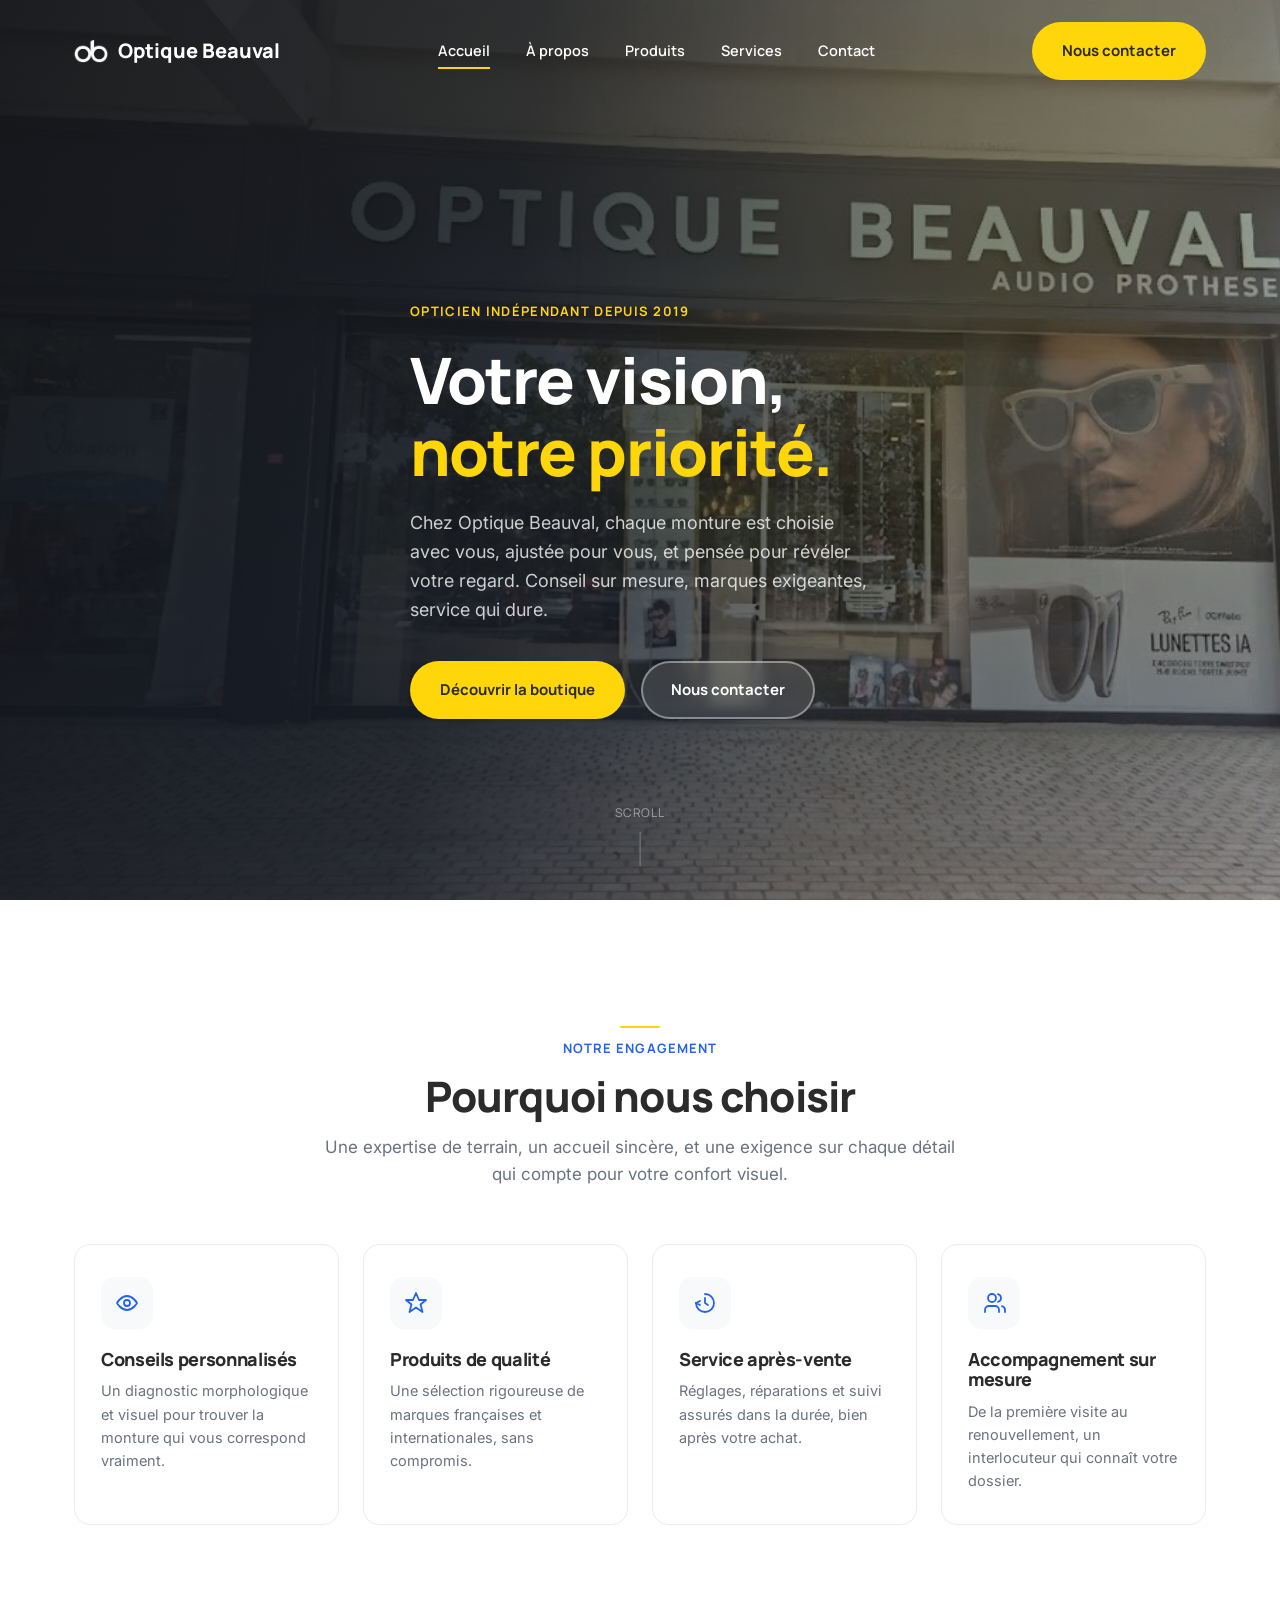
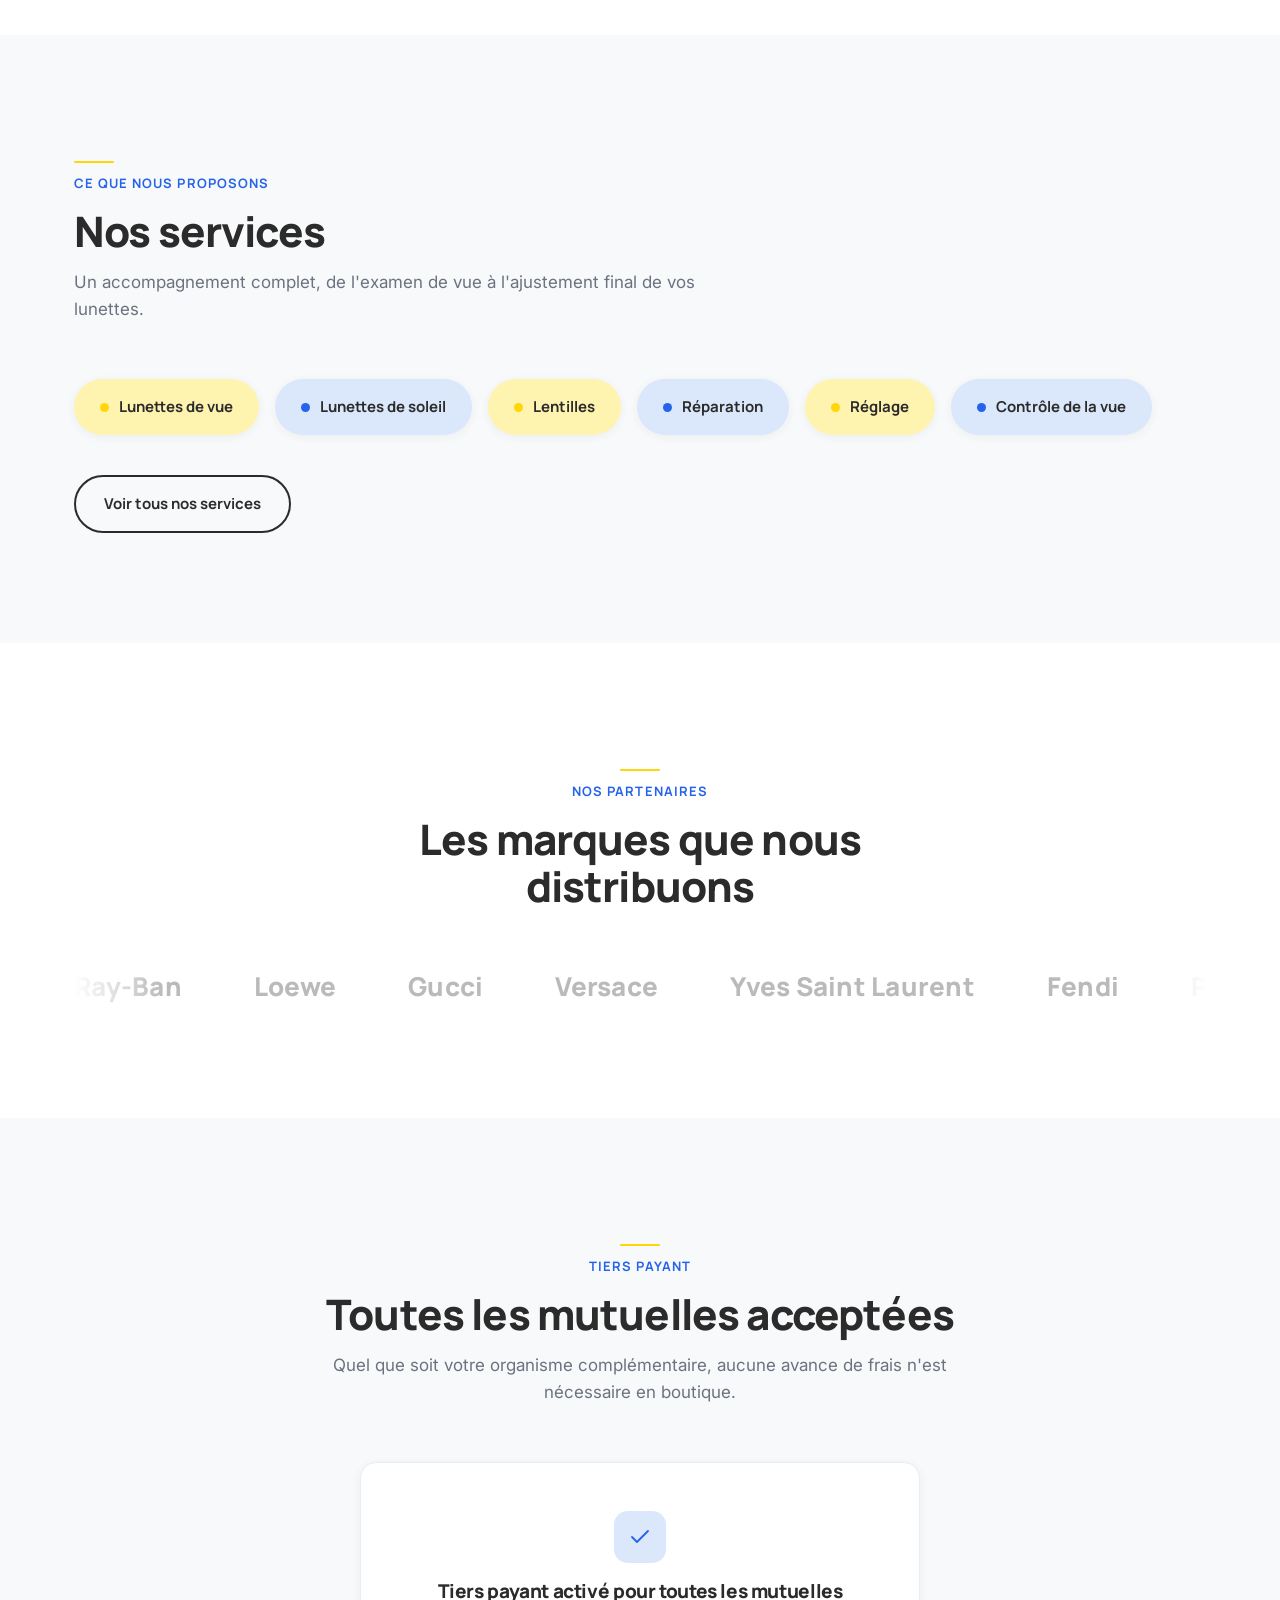
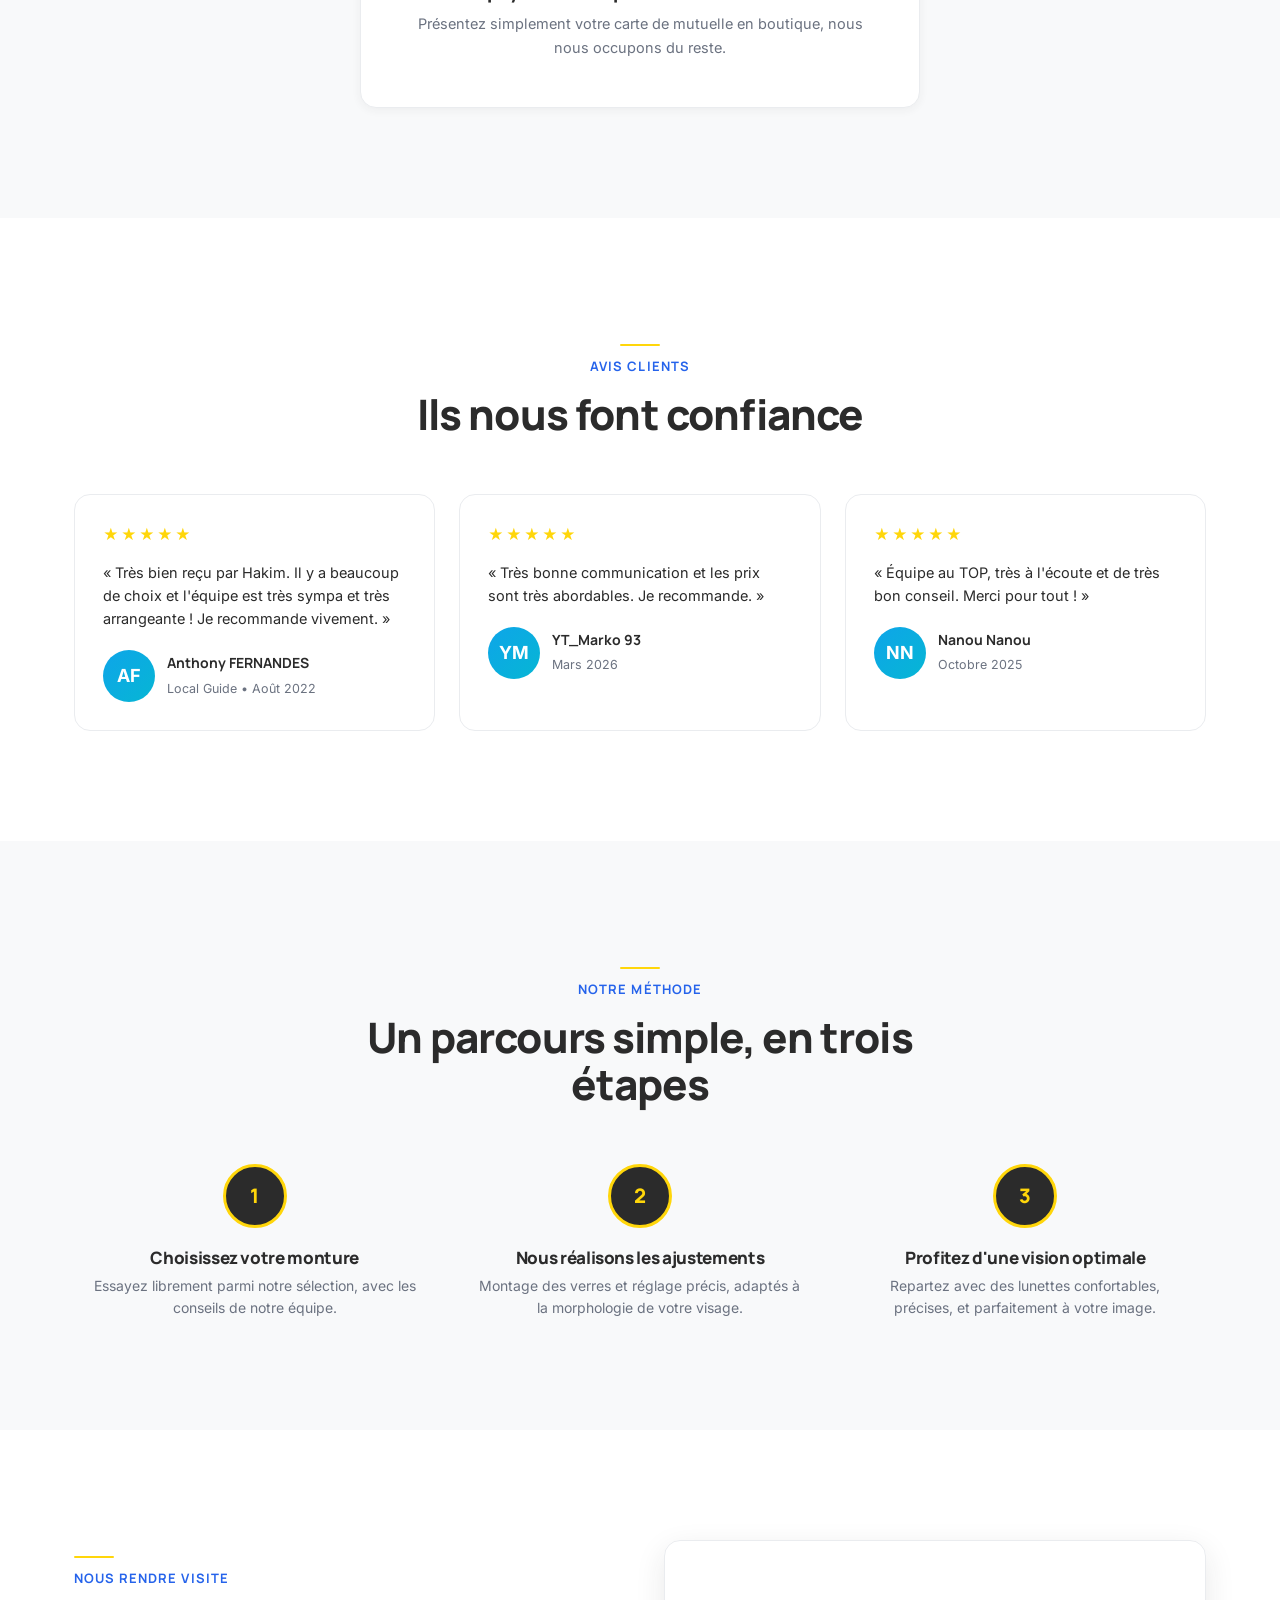
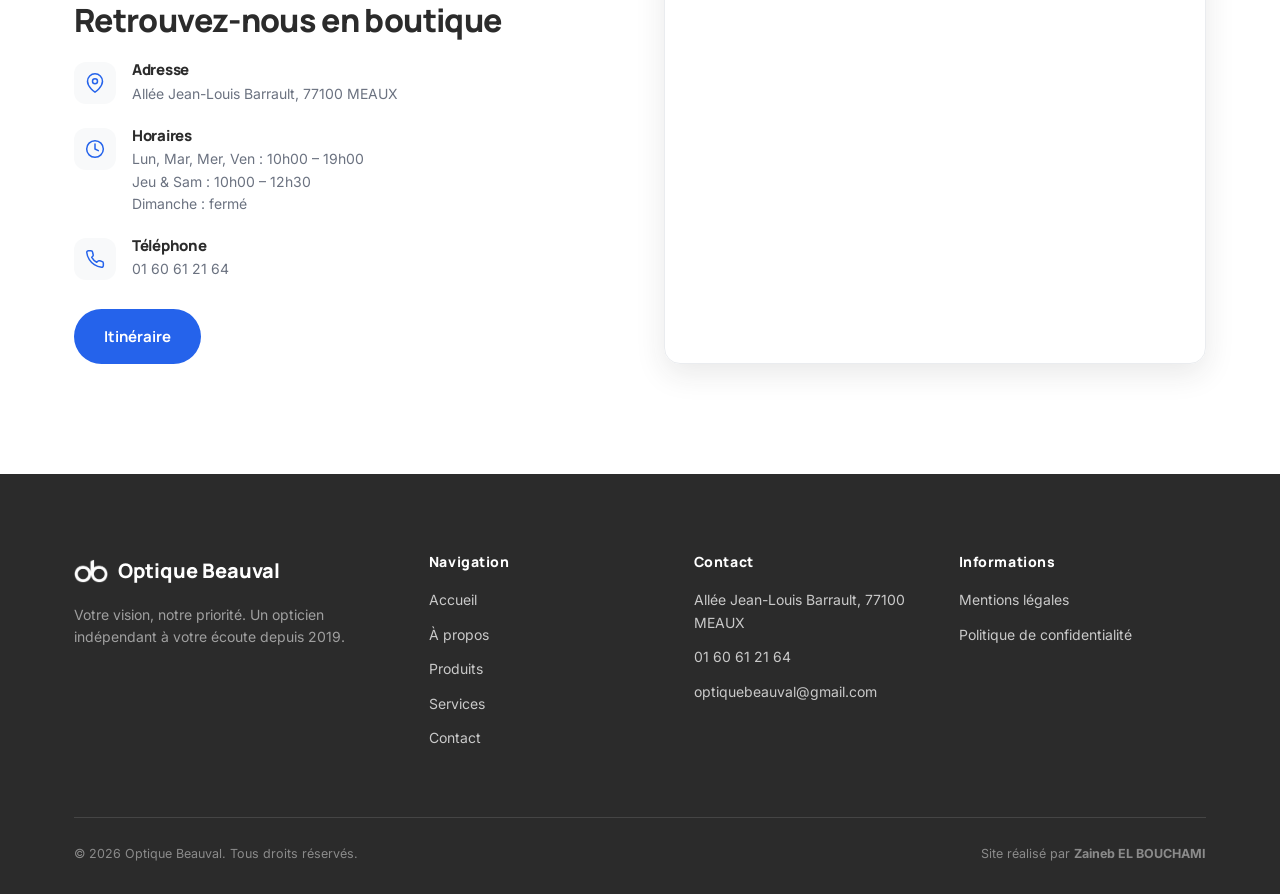
<file: index.html>
<!DOCTYPE html>
<html lang="fr">
<head>
<meta charset="UTF-8">
<meta name="viewport" content="width=device-width, initial-scale=1.0">
<title>Optique Beauval — Votre vision, notre priorité</title>
<meta name="description" content="Optique Beauval — opticien indépendant à Paris. Lunettes de vue, solaires, lentilles, réparation, réglage et contrôle de la vue.">
<link rel="preconnect" href="https://fonts.googleapis.com">
<link rel="preconnect" href="https://fonts.gstatic.com" crossorigin>
<link href="https://fonts.googleapis.com/css2?family=Manrope:wght@500;700;800&family=Inter:wght@400;500;600&display=swap" rel="stylesheet">
<link rel="stylesheet" href="css/style.css">
</head>
<body class="is-home">

<header class="site-nav" id="siteNav">
  <div class="container nav-inner">
    <a href="index.html" class="logo">
      <span class="logo-mark"><img src="assets/images/logo-icon.png" alt="Optique Beauval"></span>
      Optique Beauval
    </a>
    <nav class="nav-links" id="navLinks">
      <a href="index.html" class="active">Accueil</a>
      <a href="about.html" >À propos</a>
      <a href="products.html" >Produits</a>
      <a href="services.html" >Services</a>
      <a href="contact.html" >Contact</a>
    </nav>
    <div class="nav-cta">
      <a class="btn btn-accent" href="contact.html">Nous contacter</a>
      <button class="burger" id="burger" aria-label="Menu"><span></span><span></span><span></span></button>
    </div>
  </div>
</header>

<main>

  <!-- HERO -->
  <section class="hero">
    <div class="container hero-grid">
      <div>
        <div class="hero-eyebrow">Opticien indépendant depuis 2019</div>
        <h1>Votre vision,<br><em>notre priorité.</em></h1>
        <p class="lead">Chez Optique Beauval, chaque monture est choisie avec vous, ajustée pour vous, et pensée pour révéler votre regard. Conseil sur mesure, marques exigeantes, service qui dure.</p>
        <div class="hero-ctas">
          <a class="btn btn-accent" href="products.html">Découvrir la boutique</a>
          <a class="btn btn-ghost-light" href="contact.html">Nous contacter</a>
        </div>
      </div>
    </div>
    <div class="scroll-cue">SCROLL<div class="line"></div></div>
  </section>

  <!-- POURQUOI NOUS CHOISIR -->
  <section class="section">
    <div class="container">
      <div class="section-head center reveal">
        <div class="eyebrow">Notre engagement</div>
        <h2>Pourquoi nous choisir</h2>
        <p>Une expertise de terrain, un accueil sincère, et une exigence sur chaque détail qui compte pour votre confort visuel.</p>
      </div>
      <div class="grid-4">
        <div class="feature-card reveal">
          <div class="icon-badge"><svg viewBox="0 0 24 24" fill="none" stroke-width="1.8" stroke-linecap="round" stroke-linejoin="round"><path d="M2 12s4-7 10-7 10 7 10 7-4 7-10 7-10-7-10-7z"/><circle cx="12" cy="12" r="3"/></svg></div>
          <h3>Conseils personnalisés</h3>
          <p>Un diagnostic morphologique et visuel pour trouver la monture qui vous correspond vraiment.</p>
        </div>
        <div class="feature-card reveal">
          <div class="icon-badge"><svg viewBox="0 0 24 24" fill="none" stroke-width="1.8" stroke-linecap="round" stroke-linejoin="round"><path d="M12 2l3 7h7l-5.5 4.5L18.5 21 12 16.5 5.5 21l2-7.5L2 9h7z"/></svg></div>
          <h3>Produits de qualité</h3>
          <p>Une sélection rigoureuse de marques françaises et internationales, sans compromis.</p>
        </div>
        <div class="icon-card feature-card reveal">
          <div class="icon-badge"><svg viewBox="0 0 24 24" fill="none" stroke-width="1.8" stroke-linecap="round" stroke-linejoin="round"><path d="M3 12a9 9 0 1 0 9-9"/><path d="M3 12l4-2m-4 2l4 2"/><path d="M12 7v5l3 2"/></svg></div>
          <h3>Service après-vente</h3>
          <p>Réglages, réparations et suivi assurés dans la durée, bien après votre achat.</p>
        </div>
        <div class="feature-card reveal">
          <div class="icon-badge"><svg viewBox="0 0 24 24" fill="none" stroke-width="1.8" stroke-linecap="round" stroke-linejoin="round"><path d="M17 21v-2a4 4 0 0 0-4-4H7a4 4 0 0 0-4 4v2"/><circle cx="10" cy="7" r="4"/><path d="M23 21v-2a4 4 0 0 0-3-3.87"/><path d="M16 3.13a4 4 0 0 1 0 7.75"/></svg></div>
          <h3>Accompagnement sur mesure</h3>
          <p>De la première visite au renouvellement, un interlocuteur qui connaît votre dossier.</p>
        </div>
      </div>
    </div>
  </section>

  <!-- NOS SERVICES -->
  <section class="section bg-alt">
    <div class="container">
      <div class="section-head reveal">
        <div class="eyebrow">Ce que nous proposons</div>
        <h2>Nos services</h2>
        <p>Un accompagnement complet, de l'examen de vue à l'ajustement final de vos lunettes.</p>
      </div>
      <div class="service-pills reveal">
        <span class="pill pill-coral"><span class="pill-icon"></span>Lunettes de vue</span>
        <span class="pill pill-teal"><span class="pill-icon"></span>Lunettes de soleil</span>
        <span class="pill pill-coral"><span class="pill-icon"></span>Lentilles</span>
        <span class="pill pill-teal"><span class="pill-icon"></span>Réparation</span>
        <span class="pill pill-coral"><span class="pill-icon"></span>Réglage</span>
        <span class="pill pill-teal"><span class="pill-icon"></span>Contrôle de la vue</span>
      </div>
      <a href="services.html" class="btn btn-outline" style="margin-top:40px;">Voir tous nos services</a>
    </div>
  </section>

  <!-- MARQUES -->
  <section class="section">
    <div class="container">
      <div class="section-head center reveal">
        <div class="eyebrow">Nos partenaires</div>
        <h2>Les marques que nous distribuons</h2>
      </div>
      <div class="brand-marquee reveal">
        <div class="brand-track">
          <span class="brand-item">Ray-Ban</span>
          <span class="brand-item">Loewe</span>
          <span class="brand-item">Gucci</span>
          <span class="brand-item">Versace</span>
          <span class="brand-item">Yves Saint Laurent</span>
          <span class="brand-item">Fendi</span>
          <span class="brand-item">Police</span>
          <span class="brand-item" aria-hidden="true">Ray-Ban</span>
          <span class="brand-item" aria-hidden="true">Loewe</span>
          <span class="brand-item" aria-hidden="true">Gucci</span>
          <span class="brand-item" aria-hidden="true">Versace</span>
          <span class="brand-item" aria-hidden="true">Yves Saint Laurent</span>
          <span class="brand-item" aria-hidden="true">Fendi</span>
          <span class="brand-item" aria-hidden="true">Police</span>
        </div>
      </div>
    </div>
  </section>

  <!-- MUTUELLES -->
  <section class="section bg-alt">
    <div class="container">
      <div class="section-head center reveal">
        <div class="eyebrow">Tiers payant</div>
        <h2>Toutes les mutuelles acceptées</h2>
        <p>Quel que soit votre organisme complémentaire, aucune avance de frais n'est nécessaire en boutique.</p>
      </div>
      <div class="tiers-banner reveal">
        <div class="icon-badge" style="margin:0 auto 18px;">
          <svg viewBox="0 0 24 24" fill="none" stroke-width="1.8" stroke-linecap="round" stroke-linejoin="round"><path d="M20 6L9 17l-5-5"/></svg>
        </div>
        <h3>Tiers payant activé pour toutes les mutuelles</h3>
        <p>Présentez simplement votre carte de mutuelle en boutique, nous nous occupons du reste.</p>
      </div>
    </div>
  </section>

  <!-- AVIS -->
  <section class="section">
    <div class="container">
      <div class="section-head center reveal">
        <div class="eyebrow">Avis clients</div>
        <h2>Ils nous font confiance</h2>
      </div>
      <div class="grid-testi">

          <div class="testi-card reveal">
            <div class="stars">★★★★★</div>
            <p class="quote">
              « Très bien reçu par Hakim. Il y a beaucoup de choix et l'équipe est très sympa et très arrangeante ! Je recommande vivement. »
            </p>
            <div class="testi-person">
              <div class="avatar">AF</div>
              <div>
                <strong>Anthony FERNANDES</strong>
                <span>Local Guide • Août 2022</span>
              </div>
            </div>
          </div>

          <div class="testi-card reveal">
            <div class="stars">★★★★★</div>
            <p class="quote">
              « Très bonne communication et les prix sont très abordables. Je recommande. »
            </p>
            <div class="testi-person">
              <div class="avatar">YM</div>
              <div>
                <strong>YT_Marko 93</strong>
                <span>Mars 2026</span>
              </div>
    </div>
  </div>

  <div class="testi-card reveal">
    <div class="stars">★★★★★</div>
    <p class="quote">
      « Équipe au TOP, très à l'écoute et de très bon conseil. Merci pour tout ! »
    </p>
    <div class="testi-person">
      <div class="avatar">NN</div>
      <div>
        <strong>Nanou Nanou</strong>
        <span>Octobre 2025</span>
      </div>
    </div>
  </div>

</div>
      </div>
    </div>
  </section>

  <!-- NOTRE METHODE -->
  <section class="section bg-alt method-wrap">
    <div class="container">
      <div class="section-head center reveal">
        <div class="eyebrow">Notre méthode</div>
        <h2>Un parcours simple, en trois étapes</h2>
      </div>
      <svg class="method-frame" viewBox="0 0 900 60" preserveAspectRatio="none" style="display:none;"></svg>
      <div class="method-steps">
        <div class="step-card reveal">
          <div class="step-num">1</div>
          <h3>Choisissez votre monture</h3>
          <p>Essayez librement parmi notre sélection, avec les conseils de notre équipe.</p>
        </div>
        <div class="step-card reveal">
          <div class="step-num">2</div>
          <h3>Nous réalisons les ajustements</h3>
          <p>Montage des verres et réglage précis, adaptés à la morphologie de votre visage.</p>
        </div>
        <div class="step-card reveal">
          <div class="step-num">3</div>
          <h3>Profitez d'une vision optimale</h3>
          <p>Repartez avec des lunettes confortables, précises, et parfaitement à votre image.</p>
        </div>
      </div>
    </div>
  </section>

  <!-- LOCALISATION -->
  <section class="section">
    <div class="container loc-grid">
      <div class="reveal">
        <div class="eyebrow">Nous rendre visite</div>
        <h2 style="font-size:32px; margin-bottom:24px;">Retrouvez-nous en boutique</h2>
        <div class="loc-info">
          <div class="loc-item">
            <div class="ic"><svg viewBox="0 0 24 24" fill="none" stroke-width="1.8" stroke-linecap="round" stroke-linejoin="round"><path d="M21 10c0 7-9 13-9 13s-9-6-9-13a9 9 0 0 1 18 0z"/><circle cx="12" cy="10" r="3"/></svg></div>
            <div><h4>Adresse</h4><p>Allée Jean-Louis Barrault, 77100 MEAUX</p></div>
          </div>
          <div class="loc-item">
            <div class="ic"><svg viewBox="0 0 24 24" fill="none" stroke-width="1.8" stroke-linecap="round" stroke-linejoin="round"><circle cx="12" cy="12" r="10"/><path d="M12 6v6l4 2"/></svg></div>
            <div><h4>Horaires</h4><p>Lun, Mar, Mer, Ven : 10h00 – 19h00<br>Jeu & Sam : 10h00 – 12h30<br>Dimanche : fermé</p></div>
          </div>
          <div class="loc-item">
            <div class="ic"><svg viewBox="0 0 24 24" fill="none" stroke-width="1.8" stroke-linecap="round" stroke-linejoin="round"><path d="M22 16.92v3a2 2 0 0 1-2.18 2 19.79 19.79 0 0 1-8.63-3.07 19.5 19.5 0 0 1-6-6 19.79 19.79 0 0 1-3.07-8.67A2 2 0 0 1 4.11 2h3a2 2 0 0 1 2 1.72c.13.96.36 1.9.68 2.81a2 2 0 0 1-.45 2.11L8.09 9.91a16 16 0 0 0 6 6l1.27-1.27a2 2 0 0 1 2.11-.45c.91.32 1.85.55 2.81.68A2 2 0 0 1 22 16.92z"/></svg></div>
            <div><h4>Téléphone</h4><p>01 60 61 21 64</p></div>
          </div>
        </div>
        <button class="btn btn-primary" style="margin-top:28px;" onclick="window.open('https://maps.google.com','_blank')">Itinéraire</button>
      </div>
      <div class="map-frame reveal">
        <iframe src="https://www.google.com/maps/embed?pb=!1m18!1m12!1m3!1d2620.063470334837!2d2.910137776850587!3d48.95227729409432!2m3!1f0!2f0!3f0!3m2!1i1024!2i768!4f13.1!3m3!1m2!1s0x47e8a1648d2328e1%3A0x6ad2cc60a86f7361!2sAll.%20Jean%20Louis%20Barrault%2C%2077100%20Meaux!5e0!3m2!1sfr!2sfr!4v1784826235246!5m2!1sfr!2sfr" 
        loading="lazy"></iframe> loading="lazy"></iframe>
      </div>
    </div>
  </section>


</main>

<footer>
  <div class="container">
    <div class="footer-grid">
      <div class="footer-col footer-brand">
        <div class="logo" style="color:white;">
          <span class="logo-mark"><img src="assets/images/logo-icon.png" alt="Optique Beauval"></span>
      Optique Beauval
        </div>
        <p>Votre vision, notre priorité. Un opticien indépendant à votre écoute depuis 2019.</p>
      </div>
      <div class="footer-col">
        <h4>Navigation</h4>
        <ul>
          <li><a href="index.html">Accueil</a></li>
          <li><a href="about.html">À propos</a></li>
          <li><a href="products.html">Produits</a></li>
          <li><a href="services.html">Services</a></li>
          <li><a href="contact.html">Contact</a></li>
        </ul>
      </div>
      <div class="footer-col">
        <h4>Contact</h4>
         <ul>
          <li>Allée Jean-Louis Barrault, 77100 MEAUX</li>
          <li>01 60 61 21 64</li>
          <li>optiquebeauval@gmail.com</li>
        </ul>
      </div>
      <div class="footer-col">
        <h4>Informations</h4>
        <ul>
          <li><a href="mentions-legales.html">Mentions légales</a></li>
          <li><a href="confidentialite.html">Politique de confidentialité</a></li>
        </ul>
      </div>
    </div>
    <div class="footer-bottom">
      <span>© 2026 Optique Beauval. Tous droits réservés.</span>
      <span>Site réalisé par <strong>Zaineb EL BOUCHAMI</strong></span>
    </div>
  </div>
</footer>

<script src="js/main.js"></script>
</body>
</html>
</file>
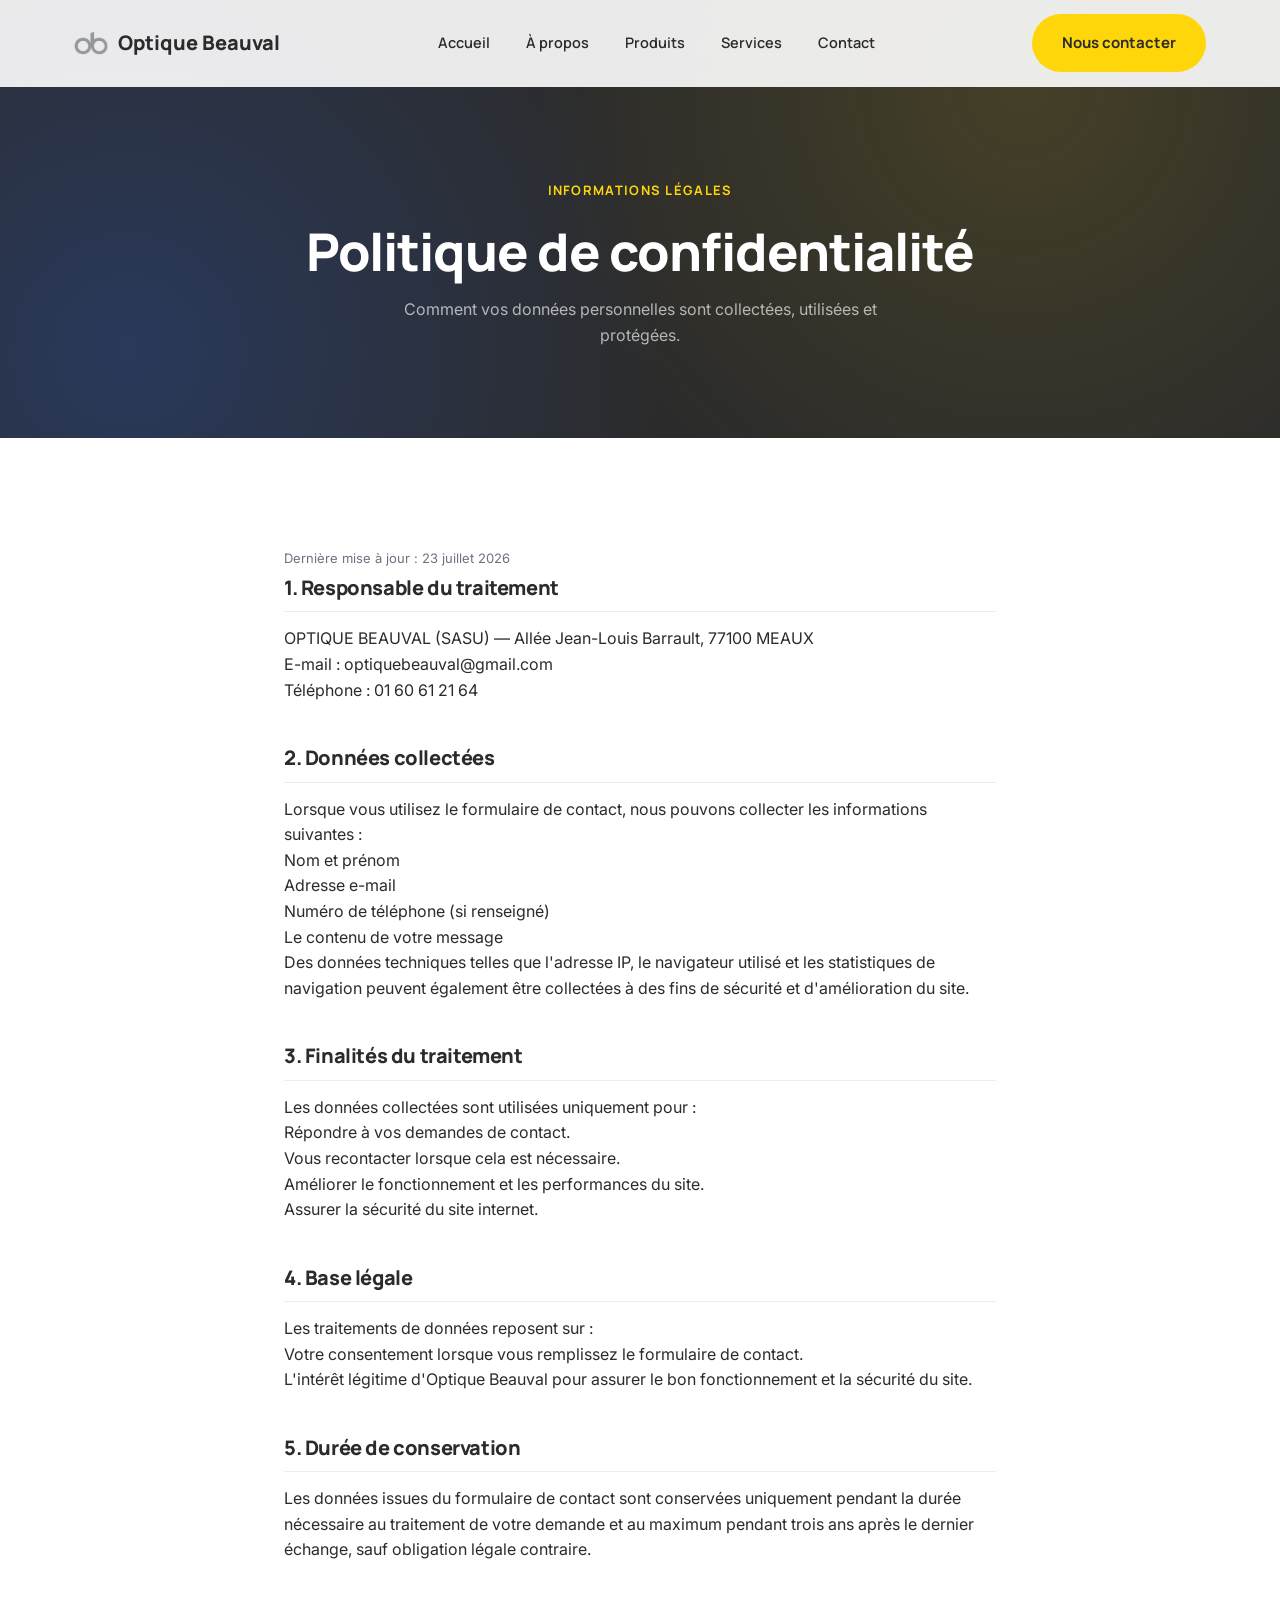
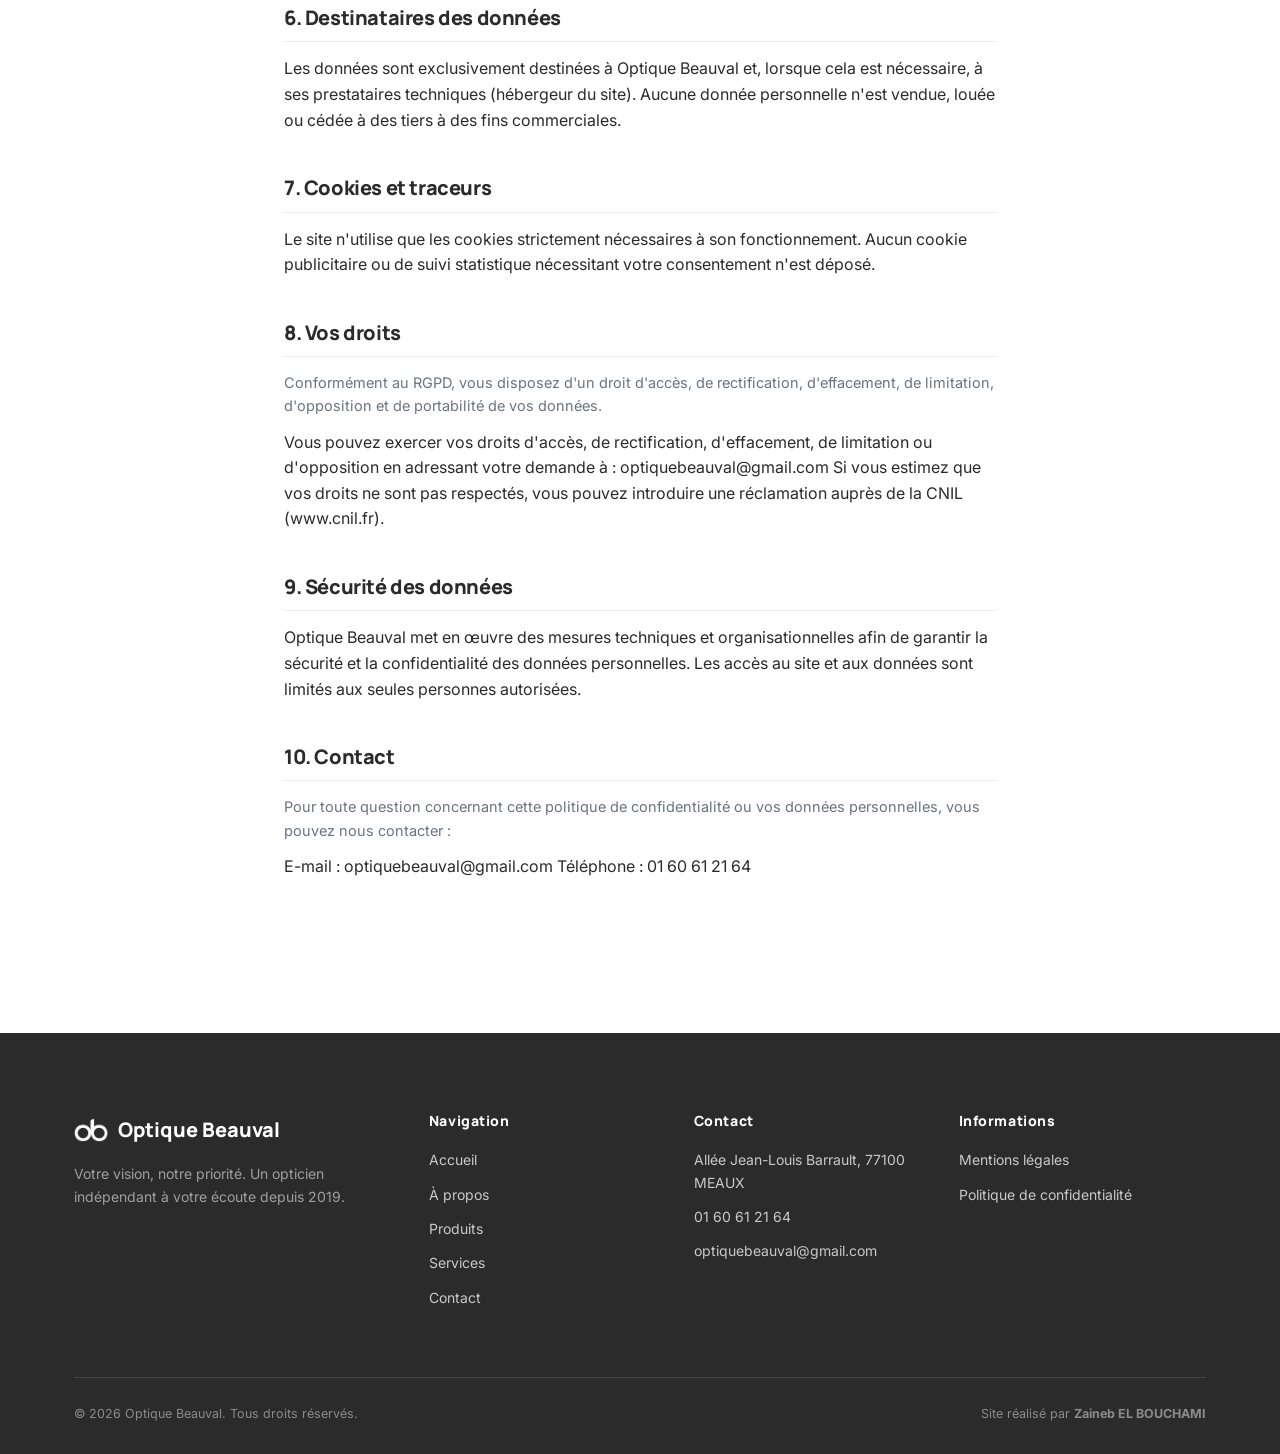
<file: confidentialite.html>
<!DOCTYPE html>
<html lang="fr">
<head>
<meta charset="UTF-8">
<meta name="viewport" content="width=device-width, initial-scale=1.0">
<title>Politique de confidentialité — Optique Beauval</title>
<meta name="description" content="Politique de confidentialité et protection des données personnelles du site Optique Beauval.">
<link rel="preconnect" href="https://fonts.googleapis.com">
<link rel="preconnect" href="https://fonts.gstatic.com" crossorigin>
<link href="https://fonts.googleapis.com/css2?family=Manrope:wght@500;700;800&family=Inter:wght@400;500;600&display=swap" rel="stylesheet">
<link rel="stylesheet" href="css/style.css">
</head>
<body class="">

<header class="site-nav" id="siteNav">
  <div class="container nav-inner">
    <a href="index.html" class="logo">
      <span class="logo-mark"><img src="assets/images/logo-icon.png" alt="Optique Beauval"></span>
      Optique Beauval
    </a>
    <nav class="nav-links" id="navLinks">
      <a href="index.html" >Accueil</a>
      <a href="about.html" >À propos</a>
      <a href="products.html" >Produits</a>
      <a href="services.html" >Services</a>
      <a href="contact.html" >Contact</a>
    </nav>
    <div class="nav-cta">
      <a class="btn btn-accent" href="contact.html">Nous contacter</a>
      <button class="burger" id="burger" aria-label="Menu"><span></span><span></span><span></span></button>
    </div>
  </div>
</header>

<main>
  <div class="page-hero">
    <div class="container in">
      <div class="hero-eyebrow">Informations légales</div>
      <h1>Politique de confidentialité</h1>
      <p>Comment vos données personnelles sont collectées, utilisées et protégées.</p>
    </div>
  </div>

  <section class="section">
    <div class="container legal-content">

      <p class="legal-updated">Dernière mise à jour : 23 juillet 2026</p>

      <div class="legal-block reveal">
        <h2>1. Responsable du traitement</h2>
        <div class="legal-filled">
          OPTIQUE BEAUVAL (SASU) — Allée Jean-Louis Barrault, 77100 MEAUX<br>
          E-mail : optiquebeauval@gmail.com<br>
          Téléphone : 01 60 61 21 64
        </div>
      </div>

      <div class="legal-block reveal">
        <h2>2. Données collectées</h2>
        <div class="legal-filled">
          Lorsque vous utilisez le formulaire de contact, nous pouvons collecter les informations suivantes :
          <ul>
            <li>Nom et prénom</li>
            <li>Adresse e-mail</li>
            <li>Numéro de téléphone (si renseigné)</li>
            <li>Le contenu de votre message</li>
          </ul>

          Des données techniques telles que l'adresse IP, le navigateur utilisé et les statistiques de navigation peuvent également être collectées à des fins de sécurité et d'amélioration du site.
        </div>
      </div>

      <div class="legal-block reveal">
        <h2>3. Finalités du traitement</h2>
        <div class="legal-filled">
          Les données collectées sont utilisées uniquement pour :
          <ul>
            <li>Répondre à vos demandes de contact.</li>
            <li>Vous recontacter lorsque cela est nécessaire.</li>
            <li>Améliorer le fonctionnement et les performances du site.</li>
            <li>Assurer la sécurité du site internet.</li>
          </ul>
        </div>
      </div>

      <div class="legal-block reveal">
        <h2>4. Base légale</h2>
        <div class="legal-filled">
          Les traitements de données reposent sur :
          <ul>
            <li>Votre consentement lorsque vous remplissez le formulaire de contact.</li>
            <li>L'intérêt légitime d'Optique Beauval pour assurer le bon fonctionnement et la sécurité du site.</li>
          </ul>
        </div>
      </div>

      <div class="legal-block reveal">
        <h2>5. Durée de conservation</h2>
        <div class="legal-filled">
           Les données issues du formulaire de contact sont conservées uniquement pendant la durée nécessaire au traitement de votre demande et au maximum pendant trois ans après le dernier échange, sauf obligation légale contraire.
        </div>
      </div>

      <div class="legal-block reveal">
        <h2>6. Destinataires des données</h2>
        <div class="legal-filled">
        Les données sont exclusivement destinées à Optique Beauval et, lorsque cela est nécessaire, à ses prestataires techniques (hébergeur du site).

        Aucune donnée personnelle n'est vendue, louée ou cédée à des tiers à des fins commerciales.
        </div>
      </div>

      <div class="legal-block reveal">
        <h2>7. Cookies et traceurs</h2>
        <div class="legal-filled">
          Le site n'utilise que les cookies strictement nécessaires à son fonctionnement.

          Aucun cookie publicitaire ou de suivi statistique nécessitant votre consentement n'est déposé.
        </div>
      </div>

      <div class="legal-block reveal">
        <h2>8. Vos droits</h2>
        <p>Conformément au RGPD, vous disposez d'un droit d'accès, de rectification, d'effacement,
        de limitation, d'opposition et de portabilité de vos données.</p>
        <div class="legal-filled">
          Vous pouvez exercer vos droits d'accès, de rectification, d'effacement, de limitation ou d'opposition en adressant votre demande à :

          optiquebeauval@gmail.com

          Si vous estimez que vos droits ne sont pas respectés, vous pouvez introduire une réclamation auprès de la CNIL (www.cnil.fr).
        </div>
      </div>

      <div class="legal-block reveal">
        <h2>9. Sécurité des données</h2>
        <div class="legal-filled">
            Optique Beauval met en œuvre des mesures techniques et organisationnelles afin de garantir la sécurité et la confidentialité des données personnelles.

          Les accès au site et aux données sont limités aux seules personnes autorisées.
        </div>
      </div>

      <div class="legal-block reveal">
        <h2>10. Contact</h2>
        <p>Pour toute question concernant cette politique de confidentialité ou vos données personnelles, vous pouvez nous contacter :</p>
        <div class="legal-filled">
          E-mail : optiquebeauval@gmail.com

          Téléphone : 01 60 61 21 64
        </div>
      </div>

    </div>
  </section>
</main>

<footer>
  <div class="container">
    <div class="footer-grid">
      <div class="footer-col footer-brand">
        <div class="logo" style="color:white;">
          <span class="logo-mark"><img src="assets/images/logo-icon.png" alt="Optique Beauval"></span>
      Optique Beauval
        </div>
        <p>Votre vision, notre priorité. Un opticien indépendant à votre écoute depuis 2019.</p>
      </div>
      <div class="footer-col">
        <h4>Navigation</h4>
        <ul>
          <li><a href="index.html">Accueil</a></li>
          <li><a href="about.html">À propos</a></li>
          <li><a href="products.html">Produits</a></li>
          <li><a href="services.html">Services</a></li>
          <li><a href="contact.html">Contact</a></li>
        </ul>
      </div>
      <div class="footer-col">
        <h4>Contact</h4>
         <ul>
          <li>Allée Jean-Louis Barrault, 77100 MEAUX</li>
          <li>01 60 61 21 64</li>
          <li>optiquebeauval@gmail.com</li>
        </ul>
      </div>
      <div class="footer-col">
        <h4>Informations</h4>
        <ul>
          <li><a href="mentions-legales.html">Mentions légales</a></li>
          <li><a href="confidentialite.html">Politique de confidentialité</a></li>
        </ul>
      </div>
    </div>
    <div class="footer-bottom">
      <span>© 2026 Optique Beauval. Tous droits réservés.</span>
      <span>Site réalisé par <strong>Zaineb EL BOUCHAMI</strong></span>
    </div>
  </div>
</footer>

<script src="js/main.js"></script>
</body>
</html>
</file>
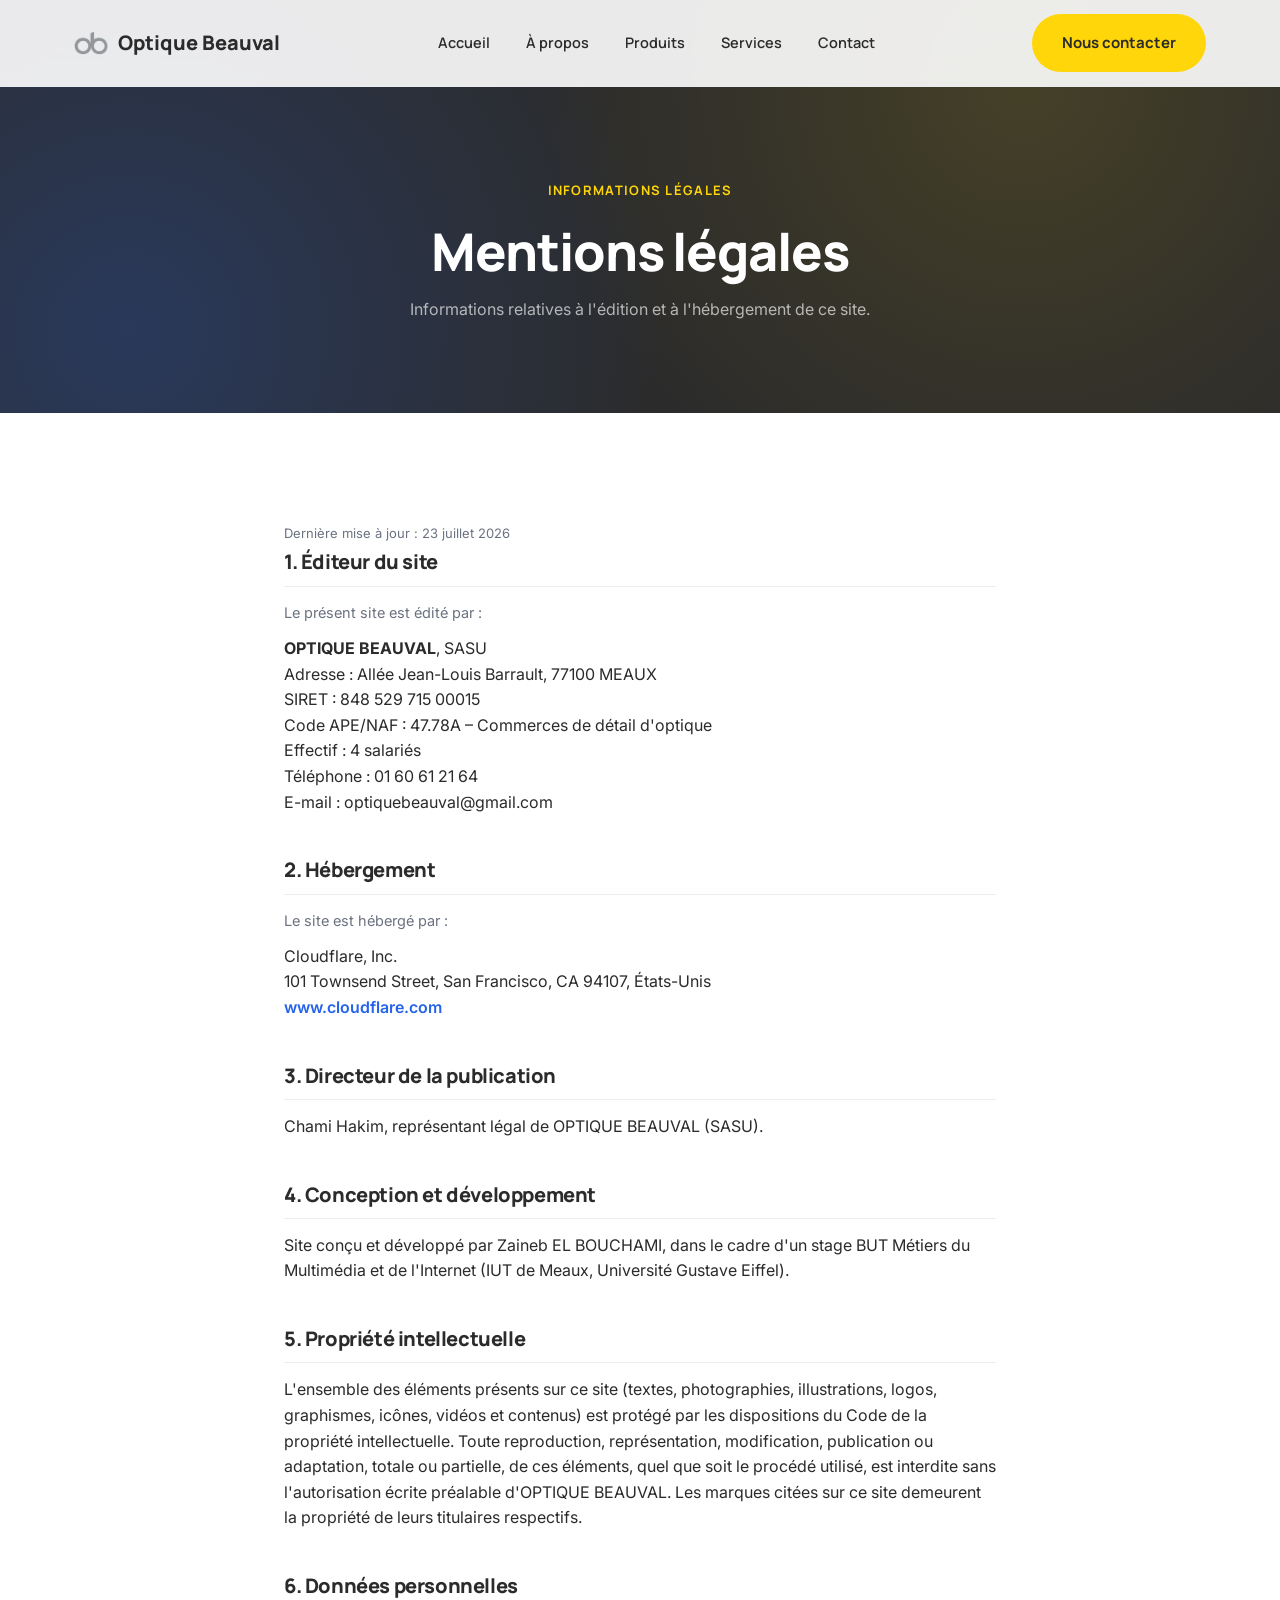
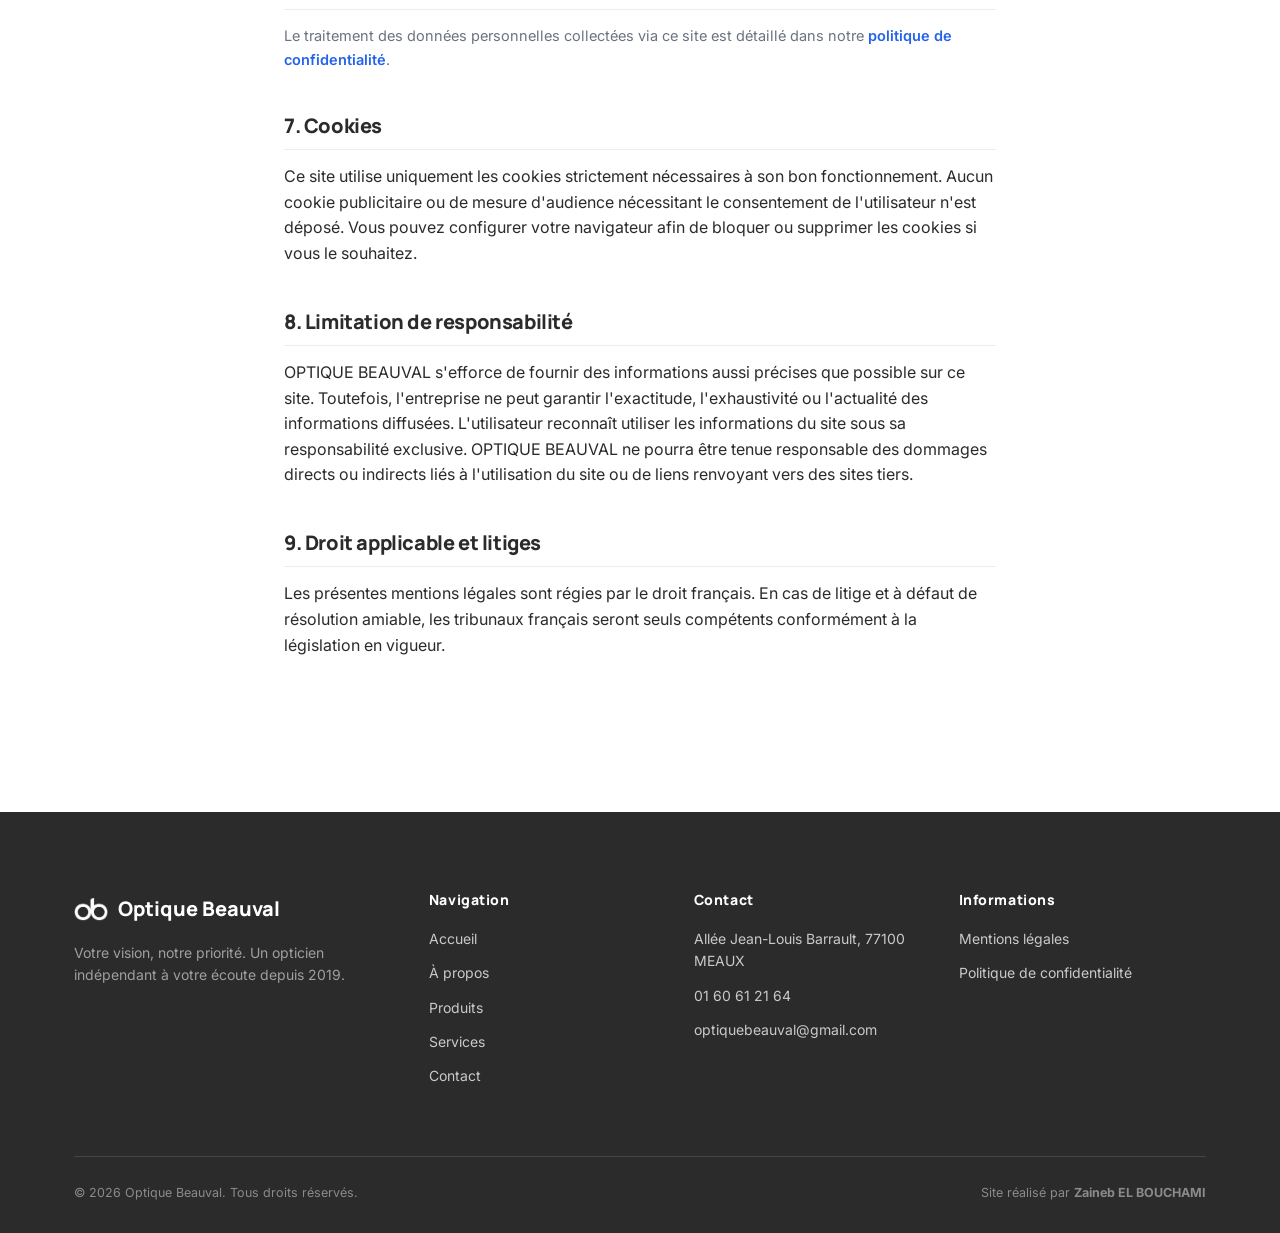
<file: mentions-legales.html>
<!DOCTYPE html>
<html lang="fr">
<head>
<meta charset="UTF-8">
<meta name="viewport" content="width=device-width, initial-scale=1.0">
<title>Mentions légales — Optique Beauval</title>
<meta name="description" content="Mentions légales du site Optique Beauval.">
<link rel="preconnect" href="https://fonts.googleapis.com">
<link rel="preconnect" href="https://fonts.gstatic.com" crossorigin>
<link href="https://fonts.googleapis.com/css2?family=Manrope:wght@500;700;800&family=Inter:wght@400;500;600&display=swap" rel="stylesheet">
<link rel="stylesheet" href="css/style.css">
</head>
<body class="">

<header class="site-nav" id="siteNav">
  <div class="container nav-inner">
    <a href="index.html" class="logo">
      <span class="logo-mark"><img src="assets/images/logo-icon.png" alt="Optique Beauval"></span>
      Optique Beauval
    </a>
    <nav class="nav-links" id="navLinks">
      <a href="index.html" >Accueil</a>
      <a href="about.html" >À propos</a>
      <a href="products.html" >Produits</a>
      <a href="services.html" >Services</a>
      <a href="contact.html" >Contact</a>
    </nav>
    <div class="nav-cta">
      <a class="btn btn-accent" href="contact.html">Nous contacter</a>
      <button class="burger" id="burger" aria-label="Menu"><span></span><span></span><span></span></button>
    </div>
  </div>
</header>

<main>
  <div class="page-hero">
    <div class="container in">
      <div class="hero-eyebrow">Informations légales</div>
      <h1>Mentions légales</h1>
      <p>Informations relatives à l'édition et à l'hébergement de ce site.</p>
    </div>
  </div>

  <section class="section">
    <div class="container legal-content">

      <p class="legal-updated">Dernière mise à jour : 23 juillet 2026</p>

      <div class="legal-block reveal">
        <h2>1. Éditeur du site</h2>
        <p>Le présent site est édité par :</p>
        <div class="legal-filled">
          <strong>OPTIQUE BEAUVAL</strong>, SASU<br>
          Adresse : Allée Jean-Louis Barrault, 77100 MEAUX<br>
          SIRET : 848 529 715 00015<br>
          Code APE/NAF : 47.78A – Commerces de détail d'optique<br>
          Effectif : 4 salariés<br>
          Téléphone : 01 60 61 21 64<br>
          E-mail : optiquebeauval@gmail.com
        </div>
      </div>

      <div class="legal-block reveal">
        <h2>2. Hébergement</h2>
        <p>Le site est hébergé par :</p>
        <div class="legal-filled">
          Cloudflare, Inc.<br>
          101 Townsend Street, San Francisco, CA 94107, États-Unis<br>
          <a href="https://www.cloudflare.com" style="color:var(--blue); font-weight:600;">www.cloudflare.com</a>
        </div>
      </div>

      <div class="legal-block reveal">
        <h2>3. Directeur de la publication</h2>
        <div class="legal-filled">
          Chami Hakim, représentant légal de OPTIQUE BEAUVAL (SASU).
        </div>
      </div>

      <div class="legal-block reveal">
        <h2>4. Conception et développement</h2>
        <div class="legal-filled">
          Site conçu et développé par Zaineb EL BOUCHAMI, dans le cadre d'un stage BUT Métiers du
          Multimédia et de l'Internet (IUT de Meaux, Université Gustave Eiffel).
        </div>
      </div>

      <div class="legal-block reveal">
        <h2>5. Propriété intellectuelle</h2>
        <div class="legal-filled">
          L'ensemble des éléments présents sur ce site (textes, photographies, illustrations, logos, graphismes, icônes, vidéos et contenus) est protégé par les dispositions du Code de la propriété intellectuelle.

          Toute reproduction, représentation, modification, publication ou adaptation, totale ou partielle, de ces éléments, quel que soit le procédé utilisé, est interdite sans l'autorisation écrite préalable d'OPTIQUE BEAUVAL.

          Les marques citées sur ce site demeurent la propriété de leurs titulaires respectifs.
        </div>
      </div>

      <div class="legal-block reveal">
        <h2>6. Données personnelles</h2>
        <p>Le traitement des données personnelles collectées via ce site est détaillé dans notre
        <a href="confidentialite.html" style="color:var(--blue); font-weight:600;">politique de confidentialité</a>.</p>
      </div>

      <div class="legal-block reveal">
        <h2>7. Cookies</h2>
        <div class="legal-filled">
          Ce site utilise uniquement les cookies strictement nécessaires à son bon fonctionnement.

          Aucun cookie publicitaire ou de mesure d'audience nécessitant le consentement de l'utilisateur n'est déposé.

          Vous pouvez configurer votre navigateur afin de bloquer ou supprimer les cookies si vous le souhaitez.
        </div>
      </div>

      <div class="legal-block reveal">
        <h2>8. Limitation de responsabilité</h2>
        <div class="legal-filled">
          OPTIQUE BEAUVAL s'efforce de fournir des informations aussi précises que possible sur ce site. Toutefois, l'entreprise ne peut garantir l'exactitude, l'exhaustivité ou l'actualité des informations diffusées.

        L'utilisateur reconnaît utiliser les informations du site sous sa responsabilité exclusive.

        OPTIQUE BEAUVAL ne pourra être tenue responsable des dommages directs ou indirects liés à l'utilisation du site ou de liens renvoyant vers des sites tiers.
        </div>
      </div>

      <div class="legal-block reveal">
        <h2>9. Droit applicable et litiges</h2>
        <div class="legal-filled">
          Les présentes mentions légales sont régies par le droit français.

  En cas de litige et à défaut de résolution amiable, les tribunaux français seront seuls compétents conformément à la législation en vigueur.
        </div>
      </div>

    </div>
  </section>
</main>

<footer>
  <div class="container">
    <div class="footer-grid">
      <div class="footer-col footer-brand">
        <div class="logo" style="color:white;">
          <span class="logo-mark"><img src="assets/images/logo-icon.png" alt="Optique Beauval"></span>
      Optique Beauval
        </div>
        <p>Votre vision, notre priorité. Un opticien indépendant à votre écoute depuis 2019.</p>
      </div>
      <div class="footer-col">
        <h4>Navigation</h4>
        <ul>
          <li><a href="index.html">Accueil</a></li>
          <li><a href="about.html">À propos</a></li>
          <li><a href="products.html">Produits</a></li>
          <li><a href="services.html">Services</a></li>
          <li><a href="contact.html">Contact</a></li>
        </ul>
      </div>
      <div class="footer-col">
        <h4>Contact</h4>
         <ul>
          <li>Allée Jean-Louis Barrault, 77100 MEAUX</li>
          <li>01 60 61 21 64</li>
          <li>optiquebeauval@gmail.com</li>
        </ul>
      </div>
      <div class="footer-col">
        <h4>Informations</h4>
        <ul>
          <li><a href="mentions-legales.html">Mentions légales</a></li>
          <li><a href="confidentialite.html">Politique de confidentialité</a></li>
        </ul>
      </div>
    </div>
    <div class="footer-bottom">
      <span>© 2026 Optique Beauval. Tous droits réservés.</span>
      <span>Site réalisé par <strong>Zaineb EL BOUCHAMI</strong></span>
    </div>
  </div>
</footer>

<script src="js/main.js"></script>
</body>
</html>
</file>
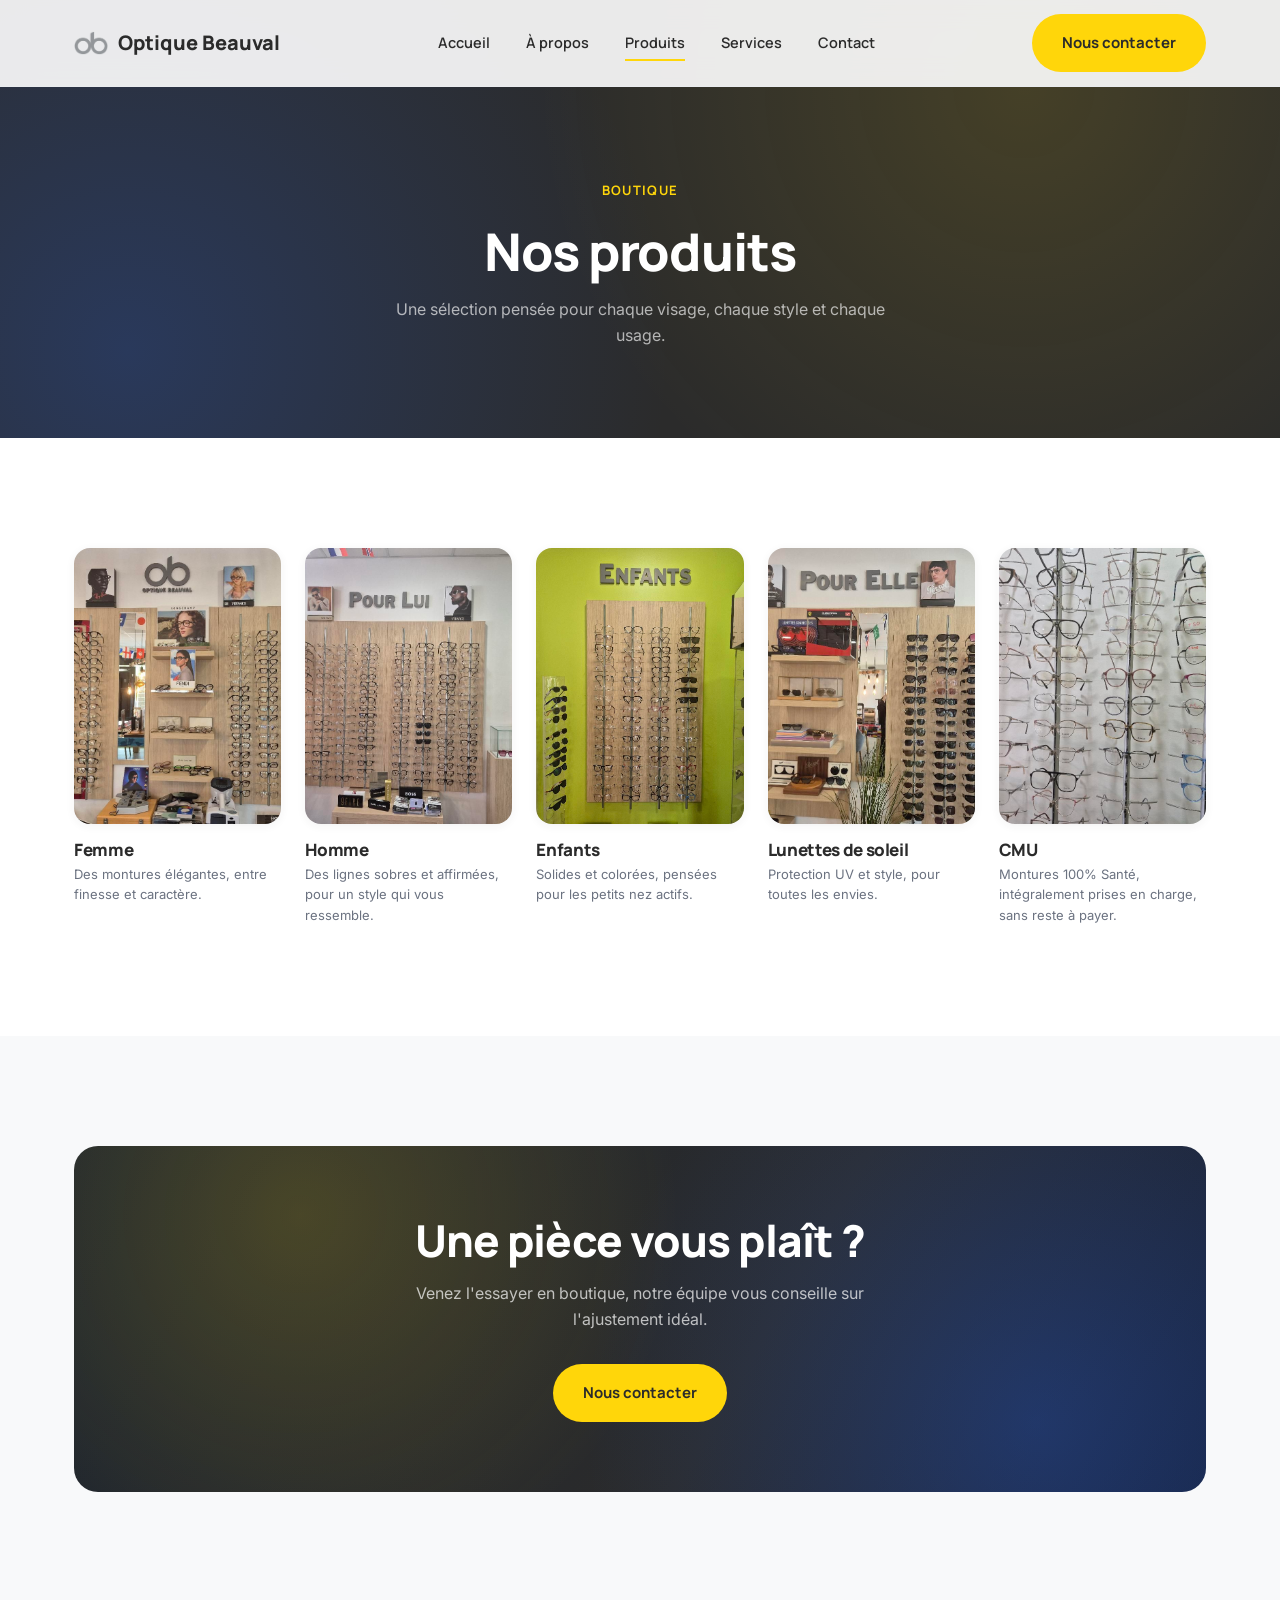
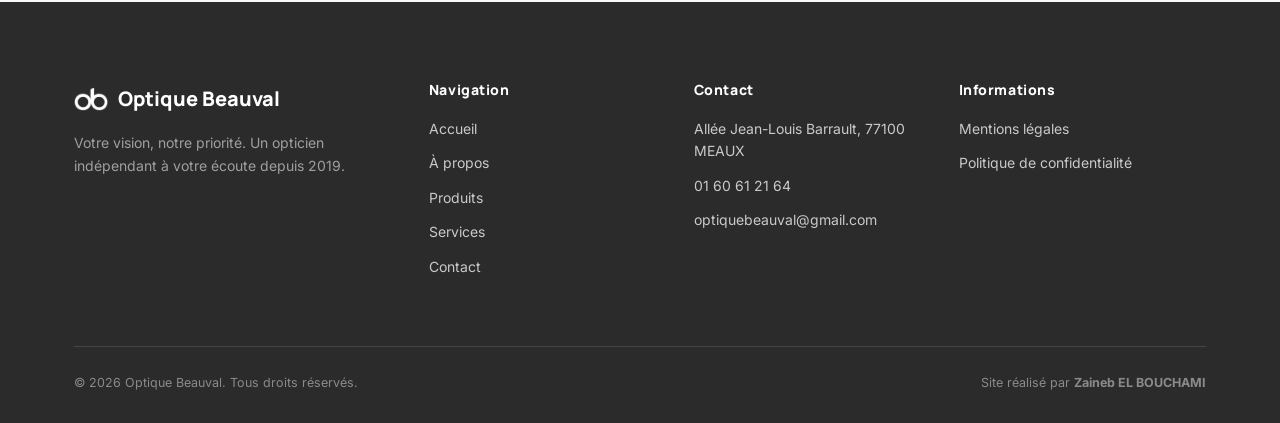
<file: products.html>
<!DOCTYPE html>
<html lang="fr">
<head>
<meta charset="UTF-8">
<meta name="viewport" content="width=device-width, initial-scale=1.0">
<title>Produits — Optique Beauval</title>
<meta name="description" content="Optique Beauval — opticien indépendant à Paris. Lunettes de vue, solaires, lentilles, réparation, réglage et contrôle de la vue.">
<link rel="preconnect" href="https://fonts.googleapis.com">
<link rel="preconnect" href="https://fonts.gstatic.com" crossorigin>
<link href="https://fonts.googleapis.com/css2?family=Manrope:wght@500;700;800&family=Inter:wght@400;500;600&display=swap" rel="stylesheet">
<link rel="stylesheet" href="css/style.css">
</head>
<body class="">

<header class="site-nav" id="siteNav">
  <div class="container nav-inner">
    <a href="index.html" class="logo">
      <span class="logo-mark"><img src="assets/images/logo-icon.png" alt="Optique Beauval"></span>
      Optique Beauval
    </a>
    <nav class="nav-links" id="navLinks">
      <a href="index.html" >Accueil</a>
      <a href="about.html" >À propos</a>
      <a href="products.html" class="active">Produits</a>
      <a href="services.html" >Services</a>
      <a href="contact.html" >Contact</a>
    </nav>
    <div class="nav-cta">
      <a class="btn btn-accent" href="contact.html">Nous contacter</a>
      <button class="burger" id="burger" aria-label="Menu"><span></span><span></span><span></span></button>
    </div>
  </div>
</header>

<main>
  <div class="page-hero">
    <div class="container in">
      <div class="hero-eyebrow">Boutique</div>
      <h1>Nos produits</h1>
      <p>Une sélection pensée pour chaque visage, chaque style et chaque usage.</p>
    </div>
  </div>

  <section class="section">
    <div class="container">
      <div class="cat-grid">
        <div class="cat-card reveal">
          <div class="cat-img-wrap">
            <img src="assets/images/pourelle.jpg" alt="Lunettes femme">
          </div>
          <div class="c-content">
            <h3>Femme</h3>
            <p>Des montures élégantes, entre finesse et caractère.</p>
          </div>
        </div>
        <div class="cat-card reveal">
          <div class="cat-img-wrap">
            <img src="assets/images/pourlui.jpg" alt="Lunettes homme">
          </div>
          <div class="c-content">
            <h3>Homme</h3>
            <p>Des lignes sobres et affirmées, pour un style qui vous ressemble.</p>
          </div>
        </div>
        <div class="cat-card reveal">
          <div class="cat-img-wrap">
            <img src="assets/images/enfant.jpg" alt="Lunettes enfant">
          </div>
          <div class="c-content">
            <h3>Enfants</h3>
            <p>Solides et colorées, pensées pour les petits nez actifs.</p>
          </div>
        </div>
        <div class="cat-card reveal">
          <div class="cat-img-wrap">
            <img src="assets/images/lunettessoleils.jpg" alt="Lunettes de soleil">
          </div>
          <div class="c-content">
            <h3>Lunettes de soleil</h3>
            <p>Protection UV et style, pour toutes les envies.</p>
          </div>
        </div>
        <div class="cat-card reveal">
          <div class="cat-img-wrap">
            <img src="assets/images/CMU.jpg" alt="Montures CMU">
          </div>
          <div class="c-content">
            <h3>CMU</h3>
            <p>Montures 100% Santé, intégralement prises en charge, sans reste à payer.</p>
          </div>
        </div>
      </div>
    </div>
  </section>

  <section class="section bg-alt">
    <div class="container">
      <div class="cta-banner reveal">
        <div class="in">
          <h2>Une pièce vous plaît ?</h2>
          <p>Venez l'essayer en boutique, notre équipe vous conseille sur l'ajustement idéal.</p>
          <a class="btn btn-accent" href="contact.html">Nous contacter</a>
        </div>
      </div>
    </div>
  </section>
</main>

<footer>
  <div class="container">
    <div class="footer-grid">
      <div class="footer-col footer-brand">
        <div class="logo" style="color:white;">
          <span class="logo-mark"><img src="assets/images/logo-icon.png" alt="Optique Beauval"></span>
      Optique Beauval
        </div>
        <p>Votre vision, notre priorité. Un opticien indépendant à votre écoute depuis 2019.</p>
      </div>
      <div class="footer-col">
        <h4>Navigation</h4>
        <ul>
          <li><a href="index.html">Accueil</a></li>
          <li><a href="about.html">À propos</a></li>
          <li><a href="products.html">Produits</a></li>
          <li><a href="services.html">Services</a></li>
          <li><a href="contact.html">Contact</a></li>
        </ul>
      </div>
      <div class="footer-col">
        <h4>Contact</h4>
         <ul>
          <li>Allée Jean-Louis Barrault, 77100 MEAUX</li>
          <li>01 60 61 21 64</li>
          <li>optiquebeauval@gmail.com</li>
        </ul>
      </div>
      <div class="footer-col">
        <h4>Informations</h4>
        <ul>
          <li><a href="mentions-legales.html">Mentions légales</a></li>
          <li><a href="confidentialite.html">Politique de confidentialité</a></li>
        </ul>
      </div>
    </div>
    <div class="footer-bottom">
      <span>© 2026 Optique Beauval. Tous droits réservés.</span>
      <span>Site réalisé par <strong>Zaineb EL BOUCHAMI</strong></span>
    </div>
  </div>
</footer>

<script src="js/main.js"></script>
</body>
</html>
</file>
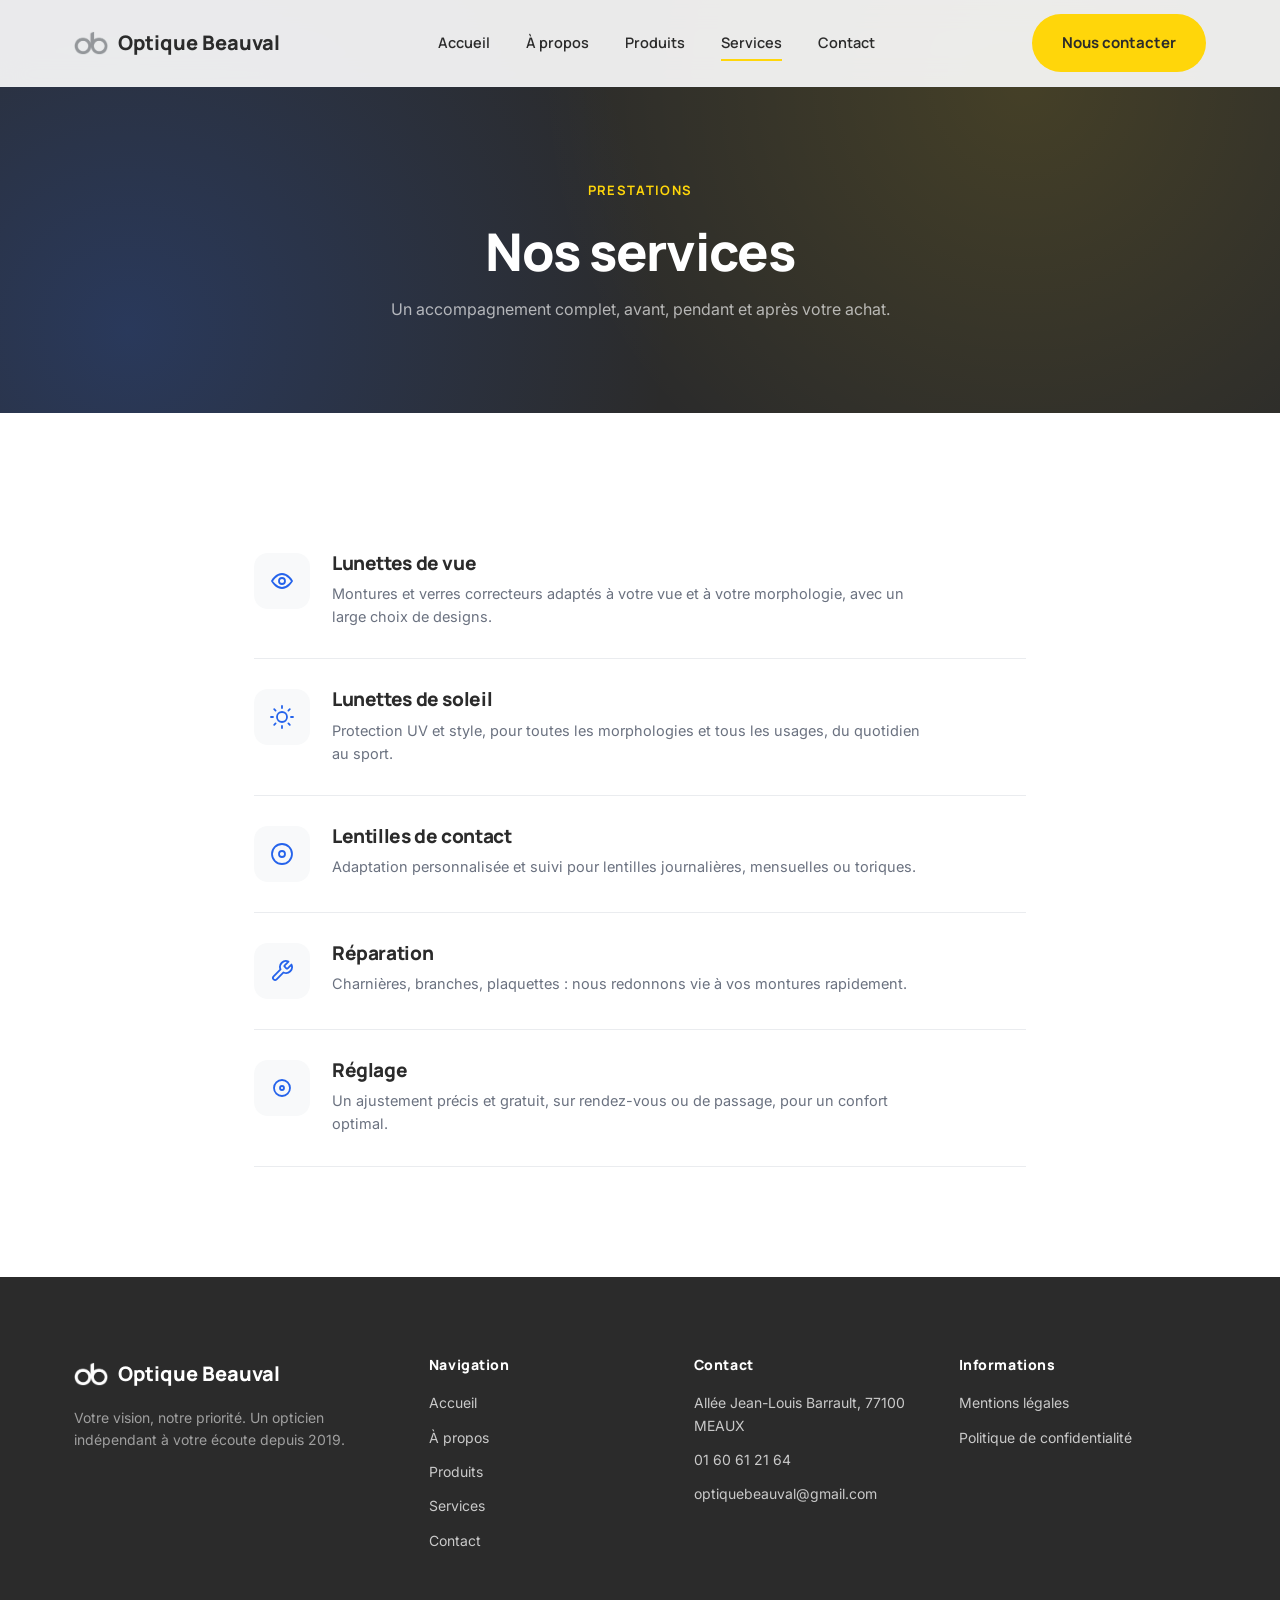
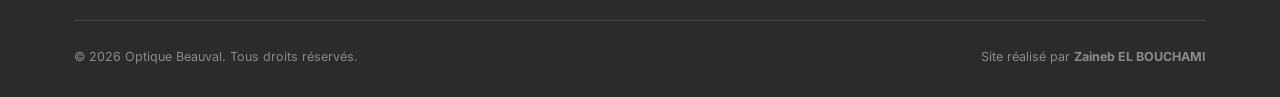
<file: services.html>
<!DOCTYPE html>
<html lang="fr">
<head>
<meta charset="UTF-8">
<meta name="viewport" content="width=device-width, initial-scale=1.0">
<title>Services — Optique Beauval</title>
<meta name="description" content="Optique Beauval — opticien indépendant à Paris. Lunettes de vue, solaires, lentilles, réparation, réglage et contrôle de la vue.">
<link rel="preconnect" href="https://fonts.googleapis.com">
<link rel="preconnect" href="https://fonts.gstatic.com" crossorigin>
<link href="https://fonts.googleapis.com/css2?family=Manrope:wght@500;700;800&family=Inter:wght@400;500;600&display=swap" rel="stylesheet">
<link rel="stylesheet" href="css/style.css">
</head>
<body class="">

<header class="site-nav" id="siteNav">
  <div class="container nav-inner">
    <a href="index.html" class="logo">
      <span class="logo-mark"><img src="assets/images/logo-icon.png" alt="Optique Beauval"></span>
      Optique Beauval
    </a>
    <nav class="nav-links" id="navLinks">
      <a href="index.html" >Accueil</a>
      <a href="about.html" >À propos</a>
      <a href="products.html" >Produits</a>
      <a href="services.html" class="active">Services</a>
      <a href="contact.html" >Contact</a>
    </nav>
    <div class="nav-cta">
      <a class="btn btn-accent" href="contact.html">Nous contacter</a>
      <button class="burger" id="burger" aria-label="Menu"><span></span><span></span><span></span></button>
    </div>
  </div>
</header>

<main>
  <div class="page-hero">
    <div class="container in">
      <div class="hero-eyebrow">Prestations</div>
      <h1>Nos services</h1>
      <p>Un accompagnement complet, avant, pendant et après votre achat.</p>
    </div>
  </div>

  <section class="section">
    <div class="container" style="max-width:820px;">
      <div class="service-detail reveal">
        <div class="icon-badge"><svg viewBox="0 0 24 24" fill="none" stroke-width="1.8" stroke-linecap="round" stroke-linejoin="round"><path d="M2 12s4-7 10-7 10 7 10 7-4 7-10 7-10-7-10-7z"/><circle cx="12" cy="12" r="3"/></svg></div>
        <div><h3>Lunettes de vue</h3><p>Montures et verres correcteurs adaptés à votre vue et à votre morphologie, avec un large choix de designs.</p></div>
      </div>
      <div class="service-detail reveal">
        <div class="icon-badge"><svg viewBox="0 0 24 24" fill="none" stroke-width="1.8" stroke-linecap="round" stroke-linejoin="round"><circle cx="12" cy="12" r="5"/><path d="M12 1v2M12 21v2M4.2 4.2l1.4 1.4M18.4 18.4l1.4 1.4M1 12h2M21 12h2M4.2 19.8l1.4-1.4M18.4 5.6l1.4-1.4"/></svg></div>
        <div><h3>Lunettes de soleil</h3><p>Protection UV et style, pour toutes les morphologies et tous les usages, du quotidien au sport.</p></div>
      </div>
      <div class="service-detail reveal">
        <div class="icon-badge"><svg viewBox="0 0 24 24" fill="none" stroke-width="1.8" stroke-linecap="round" stroke-linejoin="round"><circle cx="12" cy="12" r="10"/><circle cx="12" cy="12" r="3"/></svg></div>
        <div><h3>Lentilles de contact</h3><p>Adaptation personnalisée et suivi pour lentilles journalières, mensuelles ou toriques.</p></div>
      </div>
      <div class="service-detail reveal">
        <div class="icon-badge"><svg viewBox="0 0 24 24" fill="none" stroke-width="1.8" stroke-linecap="round" stroke-linejoin="round"><path d="M14.7 6.3a1 1 0 0 0 0 1.4l1.6 1.6a1 1 0 0 0 1.4 0l3.77-3.77a6 6 0 0 1-7.94 7.94l-6.91 6.91a2.12 2.12 0 0 1-3-3l6.91-6.91a6 6 0 0 1 7.94-7.94l-3.76 3.76z"/></svg></div>
        <div><h3>Réparation</h3><p>Charnières, branches, plaquettes : nous redonnons vie à vos montures rapidement.</p></div>
      </div>
      <div class="service-detail reveal">
        <div class="icon-badge"><svg viewBox="0 0 24 24" fill="none" stroke-width="1.8" stroke-linecap="round" stroke-linejoin="round"><path d="M12 20a8 8 0 1 0 0-16 8 8 0 0 0 0 16z"/><path d="M12 14a2 2 0 1 0 0-4 2 2 0 0 0 0 4z"/></svg></div>
        <div><h3>Réglage</h3><p>Un ajustement précis et gratuit, sur rendez-vous ou de passage, pour un confort optimal.</p></div>
      </div>
    </div>
  </section>
</main>

<footer>
  <div class="container">
    <div class="footer-grid">
      <div class="footer-col footer-brand">
        <div class="logo" style="color:white;">
          <span class="logo-mark"><img src="assets/images/logo-icon.png" alt="Optique Beauval"></span>
      Optique Beauval
        </div>
        <p>Votre vision, notre priorité. Un opticien indépendant à votre écoute depuis 2019.</p>
      </div>
      <div class="footer-col">
        <h4>Navigation</h4>
        <ul>
          <li><a href="index.html">Accueil</a></li>
          <li><a href="about.html">À propos</a></li>
          <li><a href="products.html">Produits</a></li>
          <li><a href="services.html">Services</a></li>
          <li><a href="contact.html">Contact</a></li>
        </ul>
      </div>
      <div class="footer-col">
        <h4>Contact</h4>
         <ul>
          <li>Allée Jean-Louis Barrault, 77100 MEAUX</li>
          <li>01 60 61 21 64</li>
          <li>optiquebeauval@gmail.com</li>
        </ul>
      </div>
      <div class="footer-col">
        <h4>Informations</h4>
        <ul>
          <li><a href="mentions-legales.html">Mentions légales</a></li>
          <li><a href="confidentialite.html">Politique de confidentialité</a></li>
        </ul>
      </div>
    </div>
    <div class="footer-bottom">
      <span>© 2026 Optique Beauval. Tous droits réservés.</span>
      <span>Site réalisé par <strong>Zaineb EL BOUCHAMI</strong></span>
    </div>
  </div>
</footer>

<script src="js/main.js"></script>
</body>
</html>
</file>
<file: css/style.css>
:root{
    --white:#FFFFFF;
    --gray-light:#F8F9FA;
    --charcoal:#2B2B2B;
    --gray-mid:#6B7280;
    --border:#EAECEF;
    --yellow:#FFD60A;
    --blue:#2563EB;
    --blue-dark:#1B4FCC;
    --yellow-soft:#FFF3B0;
    --blue-soft:#DBE7FB;
    --radius:14px;
    --radius-lg:16px;
    --shadow-sm:0 2px 10px rgba(43,43,43,0.06);
    --shadow-md:0 10px 30px rgba(43,43,43,0.10);
    --ease:cubic-bezier(.22,1,.36,1);
  }
  *{box-sizing:border-box; margin:0; padding:0;}
  html{scroll-behavior:smooth;}
  body{
    font-family:'Inter',sans-serif;
    color:var(--charcoal);
    background:var(--white);
    line-height:1.6;
    -webkit-font-smoothing:antialiased;
  }
  h1,h2,h3,h4{font-family:'Manrope',sans-serif; font-weight:800; letter-spacing:-0.02em; line-height:1.12;}
  img{max-width:100%; display:block;}
  a{color:inherit; text-decoration:none;}
  ul{list-style:none;}
  button{font-family:inherit; cursor:pointer;}
  .container{max-width:1180px; margin:0 auto; padding:0 24px;}
  .eyebrow{
    display:inline-flex; flex-direction:column; align-items:flex-start; gap:10px;
    font-family:'Manrope',sans-serif; font-weight:700; font-size:13px;
    letter-spacing:0.08em; text-transform:uppercase; color:var(--blue);
    margin-bottom:14px;
  }
  .eyebrow::before{content:''; width:40px; height:2px; background:var(--yellow); border-radius:2px;}
  .section-head.center .eyebrow{align-items:center;}
  .section{padding:110px 0;}
  .section-head{max-width:640px; margin-bottom:56px;}
  .section-head.center{margin-left:auto; margin-right:auto; text-align:center;}
  .section-head h2{font-size:clamp(28px,3.4vw,42px); margin-bottom:14px;}
  .section-head p{color:var(--gray-mid); font-size:17px;}
  .bg-alt{background:var(--gray-light);}

  /* Buttons */
  .btn{
    display:inline-flex; align-items:center; justify-content:center; gap:8px;
    padding:15px 28px; border-radius:100px; font-weight:700; font-family:'Manrope',sans-serif;
    font-size:15px; border:2px solid transparent; transition:transform .35s var(--ease), box-shadow .35s var(--ease), background .3s, color .3s, border-color .3s;
    white-space:nowrap;
  }
  .btn-primary{background:var(--blue); color:var(--white);}
  .btn-primary:hover{background:var(--blue-dark); transform:translateY(-2px); box-shadow:0 12px 24px rgba(37,99,235,.28);}
  .btn-accent{background:var(--yellow); color:var(--charcoal);}
  .btn-accent:hover{transform:translateY(-2px); box-shadow:0 12px 24px rgba(255,214,10,.35);}
  .btn-outline{background:transparent; color:var(--charcoal); border-color:var(--charcoal);}
  .btn-outline:hover{background:var(--charcoal); color:var(--white); transform:translateY(-2px);}
  .btn-ghost-light{background:rgba(255,255,255,.12); color:var(--white); border-color:rgba(255,255,255,.4); backdrop-filter:blur(6px);}
  .btn-ghost-light:hover{background:var(--white); color:var(--charcoal); border-color:var(--white);}

  /* NAV */
  header.site-nav{
    position:fixed; top:0; left:0; right:0; z-index:1000;
    padding:22px 0; transition:all .4s var(--ease);
  }
  header.site-nav.scrolled{
    padding:14px 0; background:rgba(255,255,255,.9); backdrop-filter:blur(14px);
    box-shadow:0 1px 0 var(--border);
  }
  .nav-inner{display:flex; align-items:center; justify-content:space-between;}
  .logo{display:flex; align-items:center; gap:10px; font-family:'Manrope',sans-serif; font-weight:800; font-size:20px;}
  .logo-mark{width:34px; height:34px; position:relative; flex-shrink:0; display:flex; align-items:center; justify-content:center;}
  .logo-mark img{width:100%; height:100%; object-fit:contain;}
  header.site-nav:not(.scrolled) .logo-mark img, footer .logo-mark img{filter:brightness(0) invert(1);}
  .nav-links{display:flex; align-items:center; gap:36px;}
  .nav-links a{
    font-family:'Manrope',sans-serif; font-weight:600; font-size:14.5px; position:relative; padding:4px 0;
    color:var(--charcoal); transition:color .25s;
  }
  header.site-nav:not(.scrolled) .nav-links a, header.site-nav:not(.scrolled) .logo{color:var(--white);}
  .nav-links a::after{
    content:''; position:absolute; left:0; bottom:-2px; width:0; height:2px; background:var(--yellow);
    transition:width .3s var(--ease);
  }
  .nav-links a:hover::after, .nav-links a.active::after{width:100%;}
  .nav-cta{display:flex; align-items:center; gap:14px;}
  .burger{display:none; flex-direction:column; gap:5px; background:none; border:none; z-index:1100;}
  .burger span{width:24px; height:2px; background:currentColor; border-radius:2px;}
  header.site-nav:not(.scrolled) .burger{color:var(--white);}

  /* HERO */
  .hero{
    position:relative; min-height:100vh; display:flex; align-items:center;
    background:url('../assets/images/devanture-boutique.jpg') center 30%/cover no-repeat;
    overflow:hidden; padding-top:120px;
  }
  .hero::before{
    content:''; position:absolute; inset:0;
    background:
      linear-gradient(100deg, rgba(18,20,24,.94) 0%, rgba(18,20,24,.82) 38%, rgba(18,20,24,.5) 65%, rgba(18,20,24,.28) 100%),
      radial-gradient(circle at 78% 30%, rgba(255,214,10,.16), transparent 45%),
      radial-gradient(circle at 15% 80%, rgba(37,99,235,.28), transparent 50%);
    pointer-events:none;
  }
  .hero-grid{display:grid; grid-template-columns:1fr; gap:60px; align-items:center; position:relative; z-index:2;}
  .hero-grid > div{max-width:620px;}
  .hero-eyebrow{color:var(--yellow); font-family:'Manrope',sans-serif; font-weight:700; font-size:13px; letter-spacing:.1em; text-transform:uppercase; margin-bottom:22px; display:flex; flex-direction:column; gap:10px;}
  .hero h1{color:var(--white); font-size:clamp(38px,5vw,64px); margin-bottom:22px;}
  .hero h1 em{font-style:normal; color:var(--yellow);}
  .hero p.lead{color:rgba(255,255,255,.78); font-size:18px; max-width:460px; margin-bottom:36px;}
  .hero-ctas{display:flex; gap:16px; flex-wrap:wrap;}

  /* Scroll cue */
  .scroll-cue{position:absolute; bottom:34px; left:50%; transform:translateX(-50%); z-index:2; color:rgba(255,255,255,.5); font-size:12px; text-align:center; font-family:'Manrope',sans-serif; letter-spacing:.08em;}
  .scroll-cue .line{width:1px; height:34px; background:rgba(255,255,255,.3); margin:10px auto 0; position:relative; overflow:hidden;}
  .scroll-cue .line::after{content:''; position:absolute; top:-100%; left:0; width:100%; height:100%; background:var(--yellow); animation:scrolldown 2s ease-in-out infinite;}
  @keyframes scrolldown{0%{top:-100%;} 60%{top:100%;} 100%{top:100%;}}

  /* Feature cards (Pourquoi nous choisir) */
  .grid-4{display:grid; grid-template-columns:repeat(4,1fr); gap:24px;}
  .feature-card{
    background:var(--white); border:1px solid var(--border); border-radius:var(--radius-lg);
    padding:32px 26px; transition:transform .4s var(--ease), box-shadow .4s var(--ease), border-color .4s;
  }
  .feature-card:hover{transform:translateY(-8px); box-shadow:var(--shadow-md); border-color:transparent;}
  .icon-badge{
    width:52px; height:52px; border-radius:14px; display:flex; align-items:center; justify-content:center;
    background:var(--gray-light); margin-bottom:20px; transition:background .35s, transform .35s;
  }
  .feature-card:hover .icon-badge{background:var(--yellow); transform:rotate(-6deg) scale(1.05);}
  .icon-badge svg{width:24px; height:24px; stroke:var(--blue); transition:stroke .35s;}
  .feature-card:hover .icon-badge svg{stroke:var(--charcoal);}
  .feature-card h3{font-size:18px; margin-bottom:10px;}
  .feature-card p{color:var(--gray-mid); font-size:14.5px;}

  /* Services */
  .grid-3{display:grid; grid-template-columns:repeat(3,1fr); gap:24px;}
  .service-card{
    position:relative; border-radius:var(--radius-lg); overflow:hidden; height:280px;
    display:flex; align-items:flex-end; padding:28px; color:var(--white);
    box-shadow:var(--shadow-sm); transition:transform .45s var(--ease), box-shadow .45s var(--ease);
  }
  .service-card:hover{transform:translateY(-6px); box-shadow:var(--shadow-md);}
  .service-card img{position:absolute; inset:0; width:100%; height:100%; object-fit:cover; transition:transform .6s var(--ease);}
  .service-card:hover img{transform:scale(1.08);}
  .service-card::before{content:''; position:absolute; inset:0; background:linear-gradient(180deg, rgba(43,43,43,0) 30%, rgba(20,20,20,.85) 100%);}
  .service-card .content{position:relative; z-index:2;}
  .service-card h3{font-size:19px; margin-bottom:6px;}
  .service-card p{font-size:13.5px; color:rgba(255,255,255,.8);}
  .service-tag{
    position:absolute; top:20px; left:20px; z-index:2; background:rgba(255,255,255,.16); backdrop-filter:blur(6px);
    color:var(--white); font-size:11px; font-weight:700; font-family:'Manrope',sans-serif; letter-spacing:.06em;
    text-transform:uppercase; padding:6px 12px; border-radius:100px;
  }

  /* Service pills (teaser sur l'accueil) */
  .service-pills{display:flex; flex-wrap:wrap; gap:16px;}
  .pill{
    display:inline-flex; align-items:center; gap:10px;
    padding:16px 26px; border-radius:100px; background:var(--white);
    font-family:'Manrope',sans-serif; font-weight:700; font-size:15px; color:var(--charcoal);
    box-shadow:var(--shadow-sm); transition:transform .35s var(--ease), box-shadow .35s var(--ease);
  }
  .pill:hover{transform:translateY(-4px); box-shadow:var(--shadow-md);}
  .pill-icon{width:9px; height:9px; border-radius:50%; flex-shrink:0;}
  .pill-coral{background:var(--yellow-soft);}
  .pill-coral .pill-icon{background:var(--yellow);}
  .pill-teal{background:var(--blue-soft);}
  .pill-teal .pill-icon{background:var(--blue);}

  /* Brands / mutuelles */
  .brand-marquee{
    overflow:hidden; width:100%; position:relative;
    -webkit-mask-image:linear-gradient(90deg, transparent, black 8%, black 92%, transparent);
    mask-image:linear-gradient(90deg, transparent, black 8%, black 92%, transparent);
  }
  .brand-track{
    display:flex; align-items:center; gap:72px; width:max-content;
    animation:brand-scroll 28s linear infinite;
  }
  .brand-marquee:hover .brand-track{animation-play-state:paused;}
  @keyframes brand-scroll{
    from{transform:translateX(0);}
    to{transform:translateX(-50%);}
  }
  .brand-item{
    font-family:'Manrope',sans-serif; font-weight:800; font-size:26px; letter-spacing:.01em;
    white-space:nowrap; color:var(--charcoal); opacity:.32;
    transition:opacity .35s, color .35s;
  }
  .brand-item:hover{opacity:1; color:var(--blue);}

  .tiers-banner{
    max-width:560px; margin:0 auto; text-align:center; background:var(--white);
    border:1px solid var(--border); border-radius:var(--radius-lg); padding:48px 40px;
    box-shadow:var(--shadow-sm); transition:box-shadow .35s, transform .35s;
  }
  .tiers-banner:hover{box-shadow:var(--shadow-md); transform:translateY(-4px);}
  .tiers-banner .icon-badge{background:var(--blue-soft);}
  .tiers-banner .icon-badge svg{stroke:var(--blue);}
  .tiers-banner h3{font-size:19px; margin-bottom:10px;}
  .tiers-banner p{color:var(--gray-mid); font-size:14.5px;}

  /* Testimonials */
  .grid-testi{display:grid; grid-template-columns:repeat(3,1fr); gap:24px;}
  .testi-card{
    background:var(--white); border:1px solid var(--border); border-radius:var(--radius-lg); padding:28px;
    transition:box-shadow .35s, transform .35s;
  }
  .testi-card:hover{box-shadow:var(--shadow-md); transform:translateY(-5px);}
  .stars{color:var(--yellow); font-size:15px; letter-spacing:2px; margin-bottom:14px;}
  .testi-card p.quote{font-size:14.5px; color:var(--charcoal); margin-bottom:20px;}
  .testi-person{display:flex; align-items:center; gap:12px;}
  .testi-person img{width:44px; height:44px; border-radius:50%; object-fit:cover;}
  .testi-person strong{font-family:'Manrope',sans-serif; font-size:14px; display:block;}
  .testi-person span{font-size:12.5px; color:var(--gray-mid);}

  /* Method / steps with connecting frame */
  .method-wrap{position:relative;}
  .method-frame{width:100%; height:auto; margin-bottom:-20px;}
  .method-steps{display:grid; grid-template-columns:repeat(3,1fr); gap:24px; margin-top:20px;}
  .step-card{text-align:center; padding:0 16px;}
  .step-num{
    width:64px; height:64px; border-radius:50%; margin:0 auto 20px; display:flex; align-items:center; justify-content:center;
    background:var(--charcoal); color:var(--yellow); font-family:'Manrope',sans-serif; font-weight:800; font-size:20px;
    border:3px solid var(--yellow); transition:transform .4s var(--ease);
  }
  .step-card:hover .step-num{transform:scale(1.1) rotate(8deg);}
  .step-card h3{font-size:17px; margin-bottom:8px;}
  .step-card p{color:var(--gray-mid); font-size:14px;}

  /* Location */
  .loc-grid{display:grid; grid-template-columns:1fr 1fr; gap:48px; align-items:center;}
  .loc-info{display:flex; flex-direction:column; gap:22px;}
  .loc-item{display:flex; gap:16px; align-items:flex-start;}
  .loc-item .ic{width:42px; height:42px; border-radius:12px; background:var(--gray-light); display:flex; align-items:center; justify-content:center; flex-shrink:0;}
  .loc-item .ic svg{width:20px; height:20px; stroke:var(--blue);}
  .loc-item h4{font-size:15px; margin-bottom:4px;}
  .loc-item p{color:var(--gray-mid); font-size:14px;}
  .map-frame{border-radius:var(--radius-lg); overflow:hidden; box-shadow:var(--shadow-md); border:1px solid var(--border); height:100%; min-height:360px;}
  .map-frame iframe{width:100%; height:100%; min-height:360px; border:0;}
  .contact-visuals{display:grid; grid-template-columns:1fr 1fr; gap:16px; margin-top:24px;}
  .visual-frame{border-radius:var(--radius-lg); overflow:hidden; box-shadow:var(--shadow-sm); border:1px solid var(--border); aspect-ratio:4/3;}
  .visual-frame img, .visual-frame iframe{width:100%; height:100%; object-fit:cover; border:0; display:block;}

  /* CTA banner */
  .cta-banner{
    position:relative; border-radius:24px; overflow:hidden; padding:70px 60px; text-align:center;
    background:linear-gradient(120deg,#1c2430,#2B2B2B 60%,#182034);
  }
  .cta-banner::before{content:''; position:absolute; inset:0; background:radial-gradient(circle at 20% 20%, rgba(255,214,10,.18), transparent 40%), radial-gradient(circle at 85% 80%, rgba(37,99,235,.3), transparent 45%);}
  .cta-banner .in{position:relative; z-index:2;}
  .cta-banner h2{color:var(--white); font-size:clamp(28px,3.6vw,44px); margin-bottom:16px;}
  .cta-banner p{color:rgba(255,255,255,.7); max-width:480px; margin:0 auto 32px;}

  /* Footer */
  footer{background:var(--charcoal); color:rgba(255,255,255,.75); padding:80px 0 30px;}
  .footer-grid{display:grid; grid-template-columns:1.4fr 1fr 1fr 1.1fr; gap:40px; margin-bottom:56px;}
  .footer-col h4{color:var(--white); font-size:14px; margin-bottom:20px; font-family:'Manrope',sans-serif; letter-spacing:.04em;}
  .footer-col ul li{margin-bottom:12px; font-size:14px;}
  .footer-col ul li a:hover{color:var(--yellow);}
  .footer-brand p{font-size:14px; color:rgba(255,255,255,.55); margin:16px 0 20px; max-width:280px;}
  .social-row{display:flex; gap:12px;}
  .social-row a{
    width:38px; height:38px; border-radius:50%; border:1px solid rgba(255,255,255,.2);
    display:flex; align-items:center; justify-content:center; transition:all .3s;
  }
  .social-row a:hover{background:var(--yellow); border-color:var(--yellow); color:var(--charcoal);}
  .footer-bottom{border-top:1px solid rgba(255,255,255,.12); padding-top:26px; display:flex; justify-content:space-between; font-size:12.5px; color:rgba(255,255,255,.45); flex-wrap:wrap; gap:10px;}
  .footer-bottom a:hover{color:var(--white);}

  /* Page hero (sub pages) */
  .page-hero{
    padding:180px 0 90px; background:var(--charcoal); position:relative; overflow:hidden; text-align:center;
  }
  .page-hero::before{content:''; position:absolute; inset:0; background:radial-gradient(circle at 80% 20%, rgba(255,214,10,.12), transparent 45%), radial-gradient(circle at 10% 80%, rgba(37,99,235,.25), transparent 45%);}
  .page-hero .in{position:relative; z-index:2;}
  .page-hero .eyebrow{color:var(--yellow);}
  .page-hero .eyebrow::before{background:var(--yellow);}
  .page-hero h1{color:var(--white); font-size:clamp(32px,4.2vw,52px);}
  .page-hero p{color:rgba(255,255,255,.65); max-width:520px; margin:16px auto 0;}

  /* About page */
  .story-grid{display:grid; grid-template-columns:1fr 1fr; gap:56px; align-items:center;}
  .story-grid-reverse > div:first-child{order:2;}
  .story-grid-reverse > img{order:1;}
  .story-grid img{border-radius:var(--radius-lg); box-shadow:var(--shadow-md);}
  .values-grid{display:grid; grid-template-columns:repeat(3,1fr); gap:24px;}
  .value-item{text-align:center; padding:20px;}
  .value-item .icon-badge{margin:0 auto 18px; background:var(--gray-light);}
  .team-grid{display:grid; grid-template-columns:repeat(4,1fr); gap:24px;}
  .team-card{text-align:center;}
  .team-avatar{
    width:100%; aspect-ratio:1/1; border-radius:var(--radius-lg); margin-bottom:16px;
    background:var(--gray-light); border:1px solid var(--border);
    display:flex; align-items:center; justify-content:center; transition:background .35s, transform .35s;
  }
  .team-card:hover .team-avatar{background:var(--blue-soft); transform:translateY(-4px);}
  .team-avatar svg{width:34%; height:34%; stroke:var(--gray-mid); transition:stroke .35s;}
  .team-card:hover .team-avatar svg{stroke:var(--blue);}
  .team-card h4{font-size:16px;}
  .team-card span{font-size:13px; color:var(--gray-mid);}

  /* Legal pages */
  .legal-content{max-width:760px; margin:0 auto;}
  .legal-block{margin-bottom:44px;}
  .legal-block h2{font-size:20px; margin-bottom:14px; padding-bottom:12px; border-bottom:1px solid var(--border);}
  .legal-block p{color:var(--gray-mid); font-size:14.5px; margin-bottom:12px;}
  .legal-placeholder{
    background:var(--gray-light); border:1px dashed var(--border); border-radius:var(--radius);
    padding:16px 18px; font-size:13.5px; color:var(--gray-mid); font-style:italic;
  }
  .legal-updated{color:var(--gray-mid); font-size:13px; margin-bottom:8px;}

  /* FAQ */
  .faq-list{max-width:760px; margin:0 auto;}
  .faq-item{border-bottom:1px solid var(--border);}
  .faq-q{
    width:100%; text-align:left; background:none; border:none; padding:24px 0; display:flex; justify-content:space-between; align-items:center;
    font-family:'Manrope',sans-serif; font-weight:700; font-size:16px; color:var(--charcoal);
  }
  .faq-q .plus{width:24px; height:24px; position:relative; flex-shrink:0;}
  .faq-q .plus::before, .faq-q .plus::after{content:''; position:absolute; background:var(--blue); border-radius:2px; transition:transform .35s var(--ease);}
  .faq-q .plus::before{width:14px; height:2px; top:11px; left:5px;}
  .faq-q .plus::after{width:2px; height:14px; left:11px; top:5px;}
  .faq-item.open .faq-q .plus::after{transform:rotate(90deg); opacity:0;}
  .faq-item.open .faq-q{color:var(--blue);}
  .faq-a{max-height:0; overflow:hidden; transition:max-height .4s var(--ease);}
  .faq-a p{padding-bottom:24px; color:var(--gray-mid); font-size:14.5px; max-width:640px;}

  /* Products page */
  .cat-grid{display:grid; grid-template-columns:repeat(auto-fit,minmax(200px,1fr)); gap:36px 24px;}
  .cat-card{display:flex; flex-direction:column;}
  .cat-img-wrap{
    width:100%; aspect-ratio:3/4; border-radius:var(--radius-lg); overflow:hidden;
    box-shadow:var(--shadow-sm); transition:box-shadow .4s var(--ease);
  }
  .cat-card:hover .cat-img-wrap{box-shadow:var(--shadow-md);}
  .cat-img-wrap img{width:100%; height:100%; object-fit:cover; transition:transform .8s var(--ease);}
  .cat-card:hover .cat-img-wrap img{transform:scale(1.05);}
  .cat-card .c-content{padding-top:16px;}
  .cat-card h3{color:var(--charcoal); font-size:17px; margin-bottom:4px;}
  .cat-card p{color:var(--gray-mid); font-size:13px;}

  /* Services page detail */
  .service-detail{display:grid; grid-template-columns:56px 1fr; gap:22px; padding:30px 0; border-bottom:1px solid var(--border);}
  .service-detail .icon-badge{width:56px; height:56px; margin-bottom:0;}
  .service-detail h3{font-size:19px; margin-bottom:8px;}
  .service-detail p{color:var(--gray-mid); font-size:14.5px; max-width:600px;}

  /* Contact page */
  .contact-grid{display:grid; grid-template-columns:1fr 1fr; gap:56px; align-items:start;}
  .form-group{margin-bottom:20px;}
  .form-group label{display:block; font-family:'Manrope',sans-serif; font-weight:600; font-size:13.5px; margin-bottom:8px;}
  .form-group input, .form-group textarea{
    width:100%; padding:14px 16px; border:1.5px solid var(--border); border-radius:10px; font-family:'Inter',sans-serif;
    font-size:14.5px; transition:border-color .3s, box-shadow .3s; background:var(--gray-light);
  }
  .form-group input:focus, .form-group textarea:focus{outline:none; border-color:var(--blue); box-shadow:0 0 0 4px rgba(37,99,235,.12); background:var(--white);}
  .form-row{display:grid; grid-template-columns:1fr 1fr; gap:16px;}
  .contact-info-card{background:var(--charcoal); border-radius:var(--radius-lg); padding:36px; color:var(--white); margin-bottom:24px;}
  .contact-info-card .loc-item .ic{background:rgba(255,255,255,.08);}
  .contact-info-card .loc-item .ic svg{stroke:var(--yellow);}
  .contact-info-card .loc-item p{color:rgba(255,255,255,.65);}
  .contact-info-card .loc-item h4{color:var(--white);}

  /* Utility / reveal */
  .reveal{opacity:0; transform:translateY(28px); transition:opacity .7s var(--ease), transform .7s var(--ease);}
  .reveal.in{opacity:1; transform:translateY(0);}

  @media(max-width:980px){
    .hero-grid{grid-template-columns:1fr; text-align:center;}
    .hero-grid > div{margin:0 auto;}
    .hero-eyebrow{align-items:center;}
    .hero p.lead{margin-left:auto; margin-right:auto;}
    .hero-ctas{justify-content:center;}
    .grid-4{grid-template-columns:repeat(2,1fr);}
    .grid-3, .grid-testi, .cat-grid{grid-template-columns:repeat(2,1fr);}
    .brand-track{gap:48px;} .brand-item{font-size:22px;}
    .method-steps{grid-template-columns:1fr; gap:40px;}
    .loc-grid, .story-grid, .contact-grid{grid-template-columns:1fr;}
    .footer-grid{grid-template-columns:1fr 1fr; gap:32px;}
    .values-grid{grid-template-columns:1fr;}
    .team-grid{grid-template-columns:repeat(2,1fr);}
    .nav-links{position:fixed; top:0; right:0; height:100vh; width:280px; background:var(--white); flex-direction:column;
      justify-content:center; align-items:flex-start; padding:40px; gap:26px; transform:translateX(100%); transition:transform .4s var(--ease); box-shadow:-10px 0 40px rgba(0,0,0,.1);}
    .nav-links.open{transform:translateX(0);}
    header.site-nav .nav-links a{color:var(--charcoal) !important;}
    .burger{display:flex;}
    .nav-cta .btn{display:none;}
  }
  @media(max-width:640px){
    .section{padding:72px 0;}
    .grid-4, .grid-3, .grid-testi, .cat-grid{grid-template-columns:1fr;}
    .contact-visuals{grid-template-columns:1fr;}
    .brand-track{gap:36px;} .brand-item{font-size:19px;}
    .form-row{grid-template-columns:1fr;}
    .cta-banner{padding:50px 26px;}
    .team-grid{grid-template-columns:1fr 1fr;}
  }

  .avatar{
    width:52px;
    height:52px;
    border-radius:50%;
    background:linear-gradient(135deg,#0ea5e9,#06b6d4);
    color:#fff;
    display:flex;
    align-items:center;
    justify-content:center;
    font-weight:700;
    font-size:18px;
    flex-shrink:0;
}
</file>
